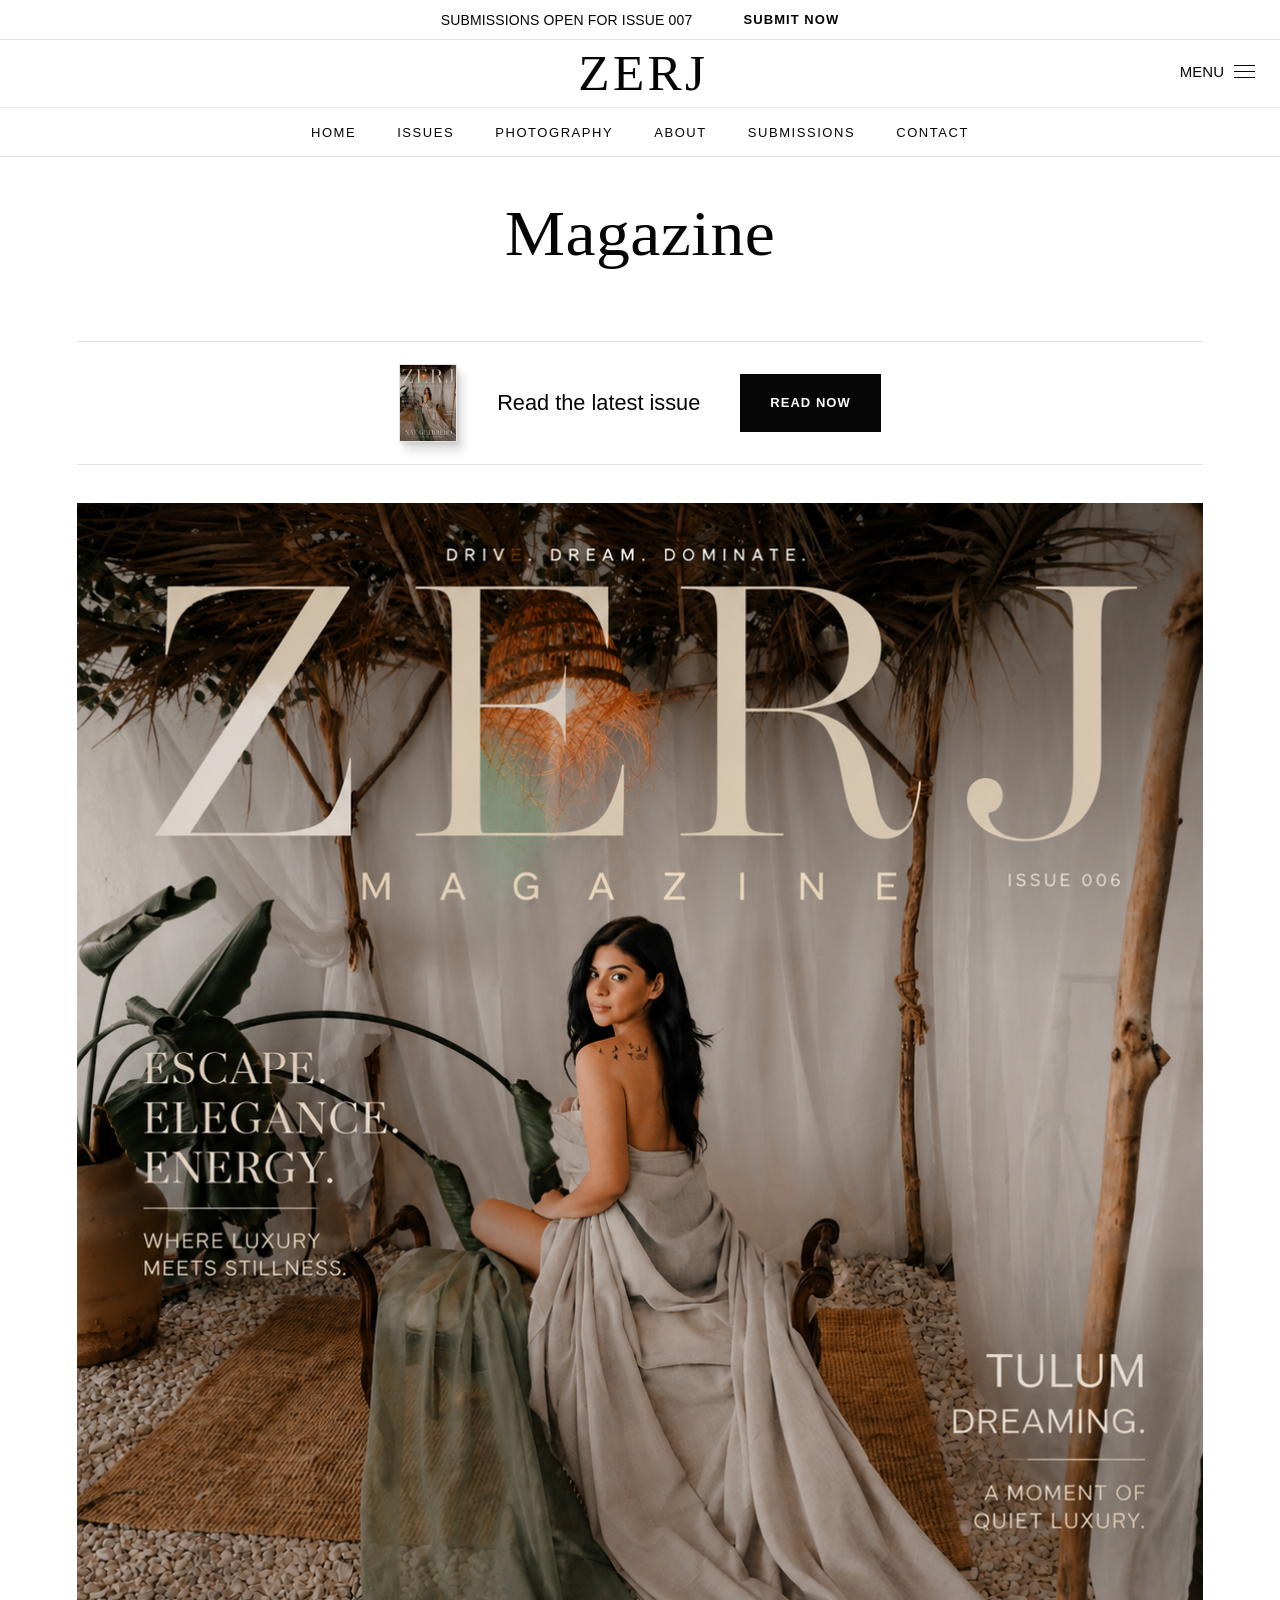
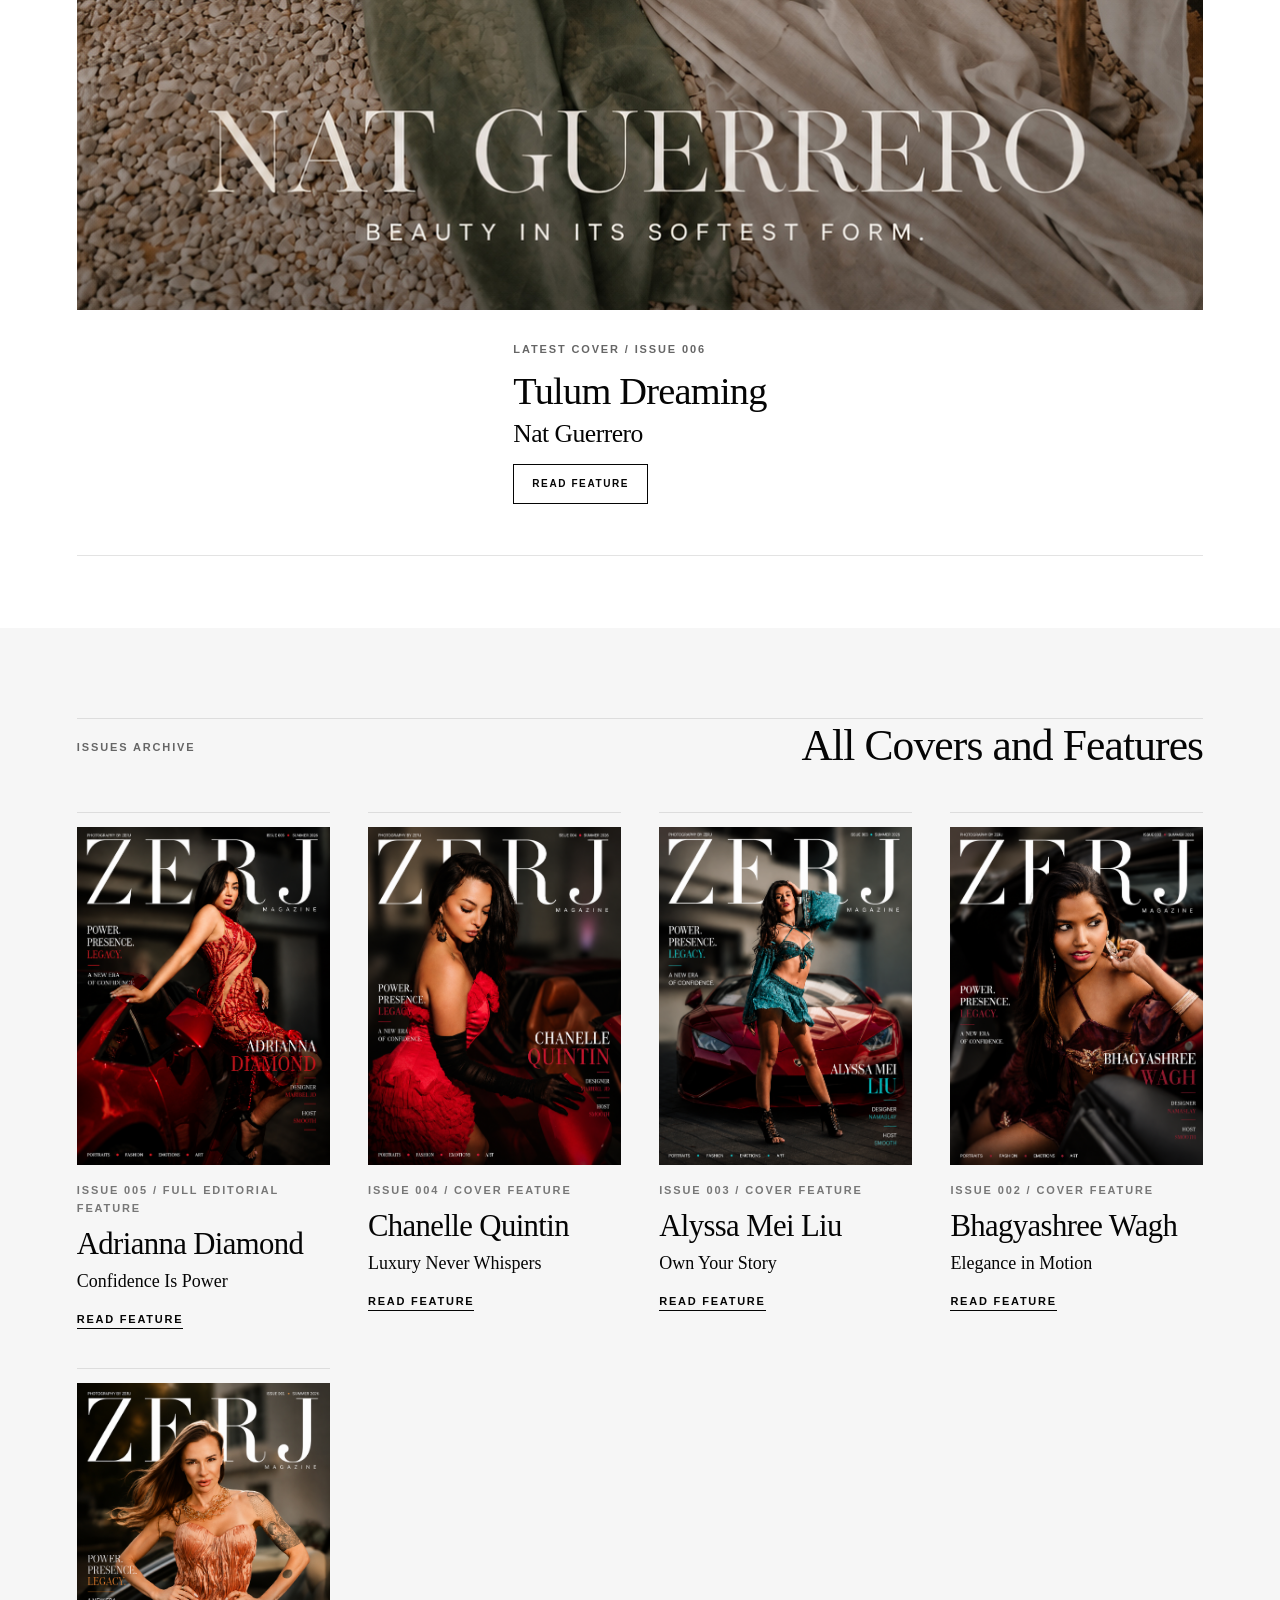
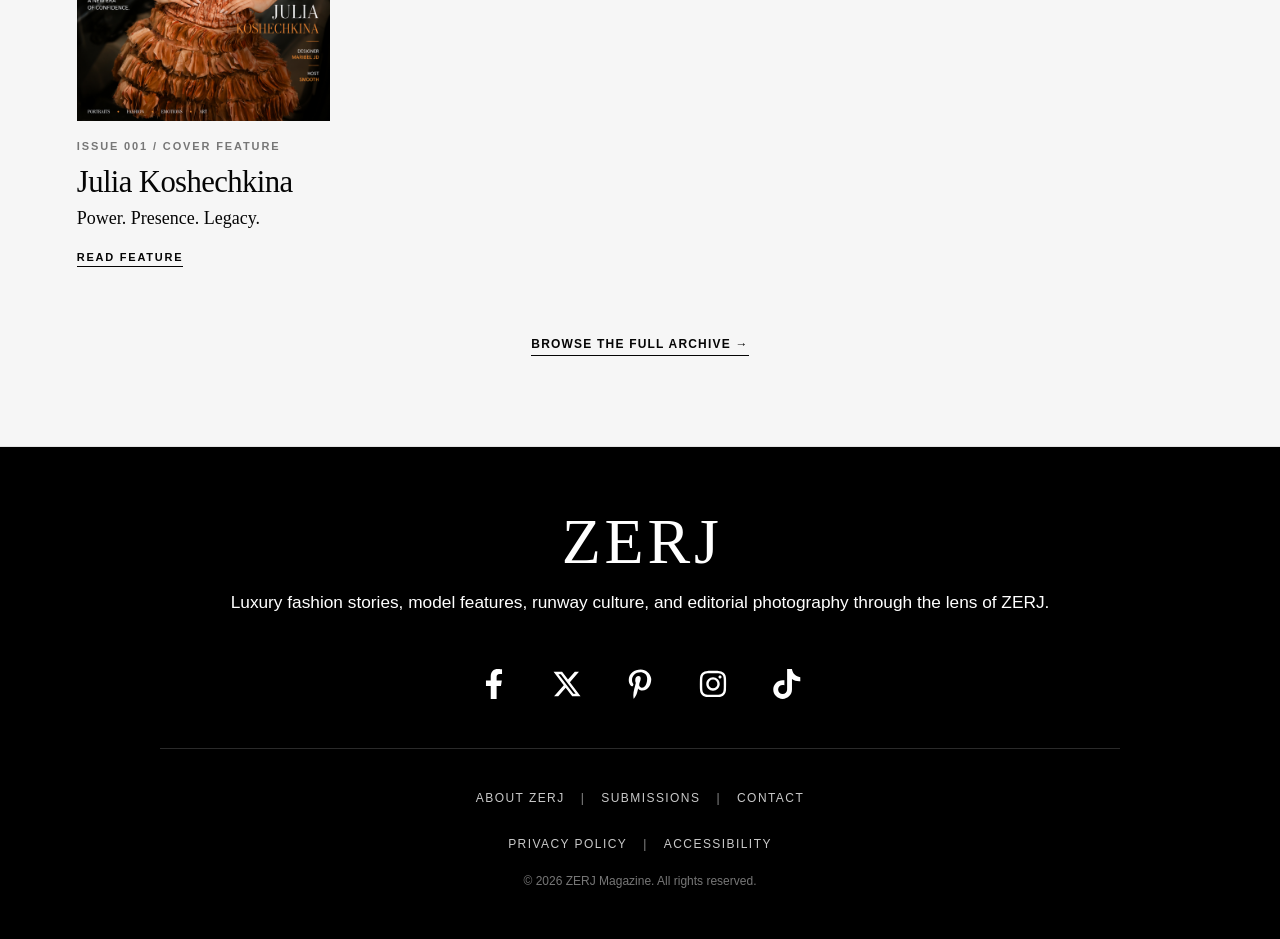
<file: index.html>
<!DOCTYPE html>
<html lang="en">
<head>
  <meta charset="UTF-8" />
  <meta name="viewport" content="width=device-width, initial-scale=1.0" />
  <title>ZERJ Magazine | Fashion Stories Through One Lens</title>
  <meta name="description" content="ZERJ Magazine is a luxury fashionx and editorial publication created by photographer ZERJ @shotbyzerj." />
  <link rel="stylesheet" href="styles.css" />
</head>
<body data-page="home">
  <header class="site-header">
    <div class="header-rule"><span>SUBMISSIONS OPEN FOR ISSUE 007</span><a href="about.html#submissions">Submit Now</a></div>
    <div class="brand-row">
      <a class="masthead" href="index.html" aria-label="ZERJ Magazine home">
        <span><span>Z</span><span>E</span><span>R</span><span class="masthead-j">J</span></span>
        <small>Magazine</small>
      </a>
      <div class="header-actions">
        <label class="menu-lines" for="nav-toggle" aria-label="Open menu"></label>
      </div>
    </div>
    <input class="nav-toggle" type="checkbox" id="nav-toggle" aria-label="Toggle navigation">
    <label class="nav-toggle-button" for="nav-toggle">
      <span class="sr-only">Menu</span>
      <span></span>
      <span></span>
      <span></span>
    </label>
    <label class="nav-overlay" for="nav-toggle" aria-hidden="true"></label>
    <nav class="primary-nav" aria-label="Primary navigation">
      <a href="index.html">Home</a>
      <a href="archive.html">Issues</a>
      <a href="photography.html">Photography</a>
      <a href="about.html">About</a>
      <a href="about.html#submissions">Submissions</a>
      <a href="about.html#contact">Contact</a>
    </nav>
  </header>

  <main>
    <section class="mission-hero">
      <h1>Magazine</h1>
    </section>

    <section class="issue-promo" aria-label="Current issue notice">
      <img src="assets/issue-006-cover.jpg" alt="ZERJ Magazine Issue 006 cover thumbnail">
      <p>Read the latest issue</p>
      <a href="issue-006.html">Read Now</a>
    </section>

    <section class="latest-feature" id="latest-feature" aria-label="Latest ZERJ Magazine feature"></section>

    <section class="issue-section" id="issues">
      <div class="section-heading">
        <p class="eyebrow">Issues Archive</p>
        <h2>All Covers and Features</h2>
      </div>
      <div class="issue-grid archive-grid" id="issue-archive-grid"></div>
    </section>

  </main>

    <footer class="site-footer">
    <a class="footer-mark" href="index.html">ZERJ</a>
    <p class="footer-dek">Luxury fashion stories, model features, runway culture, and editorial photography through the lens of ZERJ.</p>
    <div class="social-row" aria-label="Social links">
      <a href="https://www.facebook.com/" aria-label="Facebook"><svg viewBox="0 0 320 512" aria-hidden="true"><path d="M279.14 288l14.22-92.66h-88.91v-60.13c0-25.35 12.42-50.06 52.24-50.06h40.42V6.26S260.43 0 225.36 0c-73.22 0-121.08 44.38-121.08 124.72v70.62H22.89V288h81.39v224h100.17V288z"/></svg></a>
      <a href="https://x.com/" aria-label="X"><svg viewBox="0 0 512 512" aria-hidden="true"><path d="M389.2 48h70.6L305.6 224.2 487 464H345L233.7 318.6 106.5 464H35.8L200.7 275.5 26.8 48h145.6l100.5 132.9L389.2 48zm-24.8 373.8h39.1L151.1 88h-42l255.3 333.8z"/></svg></a>
      <a href="https://www.pinterest.com/" aria-label="Pinterest"><svg viewBox="0 0 384 512" aria-hidden="true"><path d="M204 6.5C101.4 6.5 0 74.9 0 185.6 0 256 39.6 296 63.6 296c9.9 0 15.6-27.6 15.6-35.4 0-9.3-23.7-29.1-23.7-67.8 0-80.4 61.2-137.4 140.4-137.4 68.1 0 118.5 38.7 118.5 109.8 0 53.1-21.3 152.7-90.3 152.7-24.9 0-46.2-18-46.2-43.8 0-37.8 26.4-74.4 26.4-113.4 0-66.2-93.9-54.2-93.9 25.8 0 16.8 2.1 35.4 9.6 50.7-13.8 59.4-42 147.9-42 209.1 0 18.9 2.7 37.5 4.5 56.4 3.4 3.8 1.7 3.4 6.9 1.5 50.4-69 48.6-82.5 71.4-172.8 12.3 23.4 44.1 36 69.3 36 106.2 0 153.9-103.5 153.9-196.8C372 71.3 293.4 6.5 204 6.5z"/></svg></a>
      <a href="https://www.instagram.com/shotbyzerj" aria-label="Instagram"><svg viewBox="0 0 448 512" aria-hidden="true"><path d="M224.1 141c-63.6 0-114.9 51.3-114.9 114.9s51.3 114.9 114.9 114.9S339 319.5 339 255.9 287.7 141 224.1 141zm0 189.6c-41.1 0-74.7-33.5-74.7-74.7s33.5-74.7 74.7-74.7 74.7 33.5 74.7 74.7-33.6 74.7-74.7 74.7zm146.4-194.3c0 14.9-12 26.8-26.8 26.8-14.9 0-26.8-12-26.8-26.8s12-26.8 26.8-26.8 26.8 12 26.8 26.8zm76.1 27.2c-1.7-35.9-9.9-67.7-36.2-93.9-26.2-26.2-58-34.4-93.9-36.2-37-2.1-147.9-2.1-184.9 0-35.8 1.7-67.6 9.9-93.9 36.1s-34.4 58-36.2 93.9c-2.1 37-2.1 147.9 0 184.9 1.7 35.9 9.9 67.7 36.2 93.9s58 34.4 93.9 36.2c37 2.1 147.9 2.1 184.9 0 35.9-1.7 67.7-9.9 93.9-36.2 26.2-26.2 34.4-58 36.2-93.9 2.1-37 2.1-147.8 0-184.8zM398.8 388c-7.8 19.6-22.9 34.7-42.6 42.6-29.5 11.7-99.5 9-132.1 9s-102.7 2.6-132.1-9c-19.6-7.8-34.7-22.9-42.6-42.6-11.7-29.5-9-99.5-9-132.1s-2.6-102.7 9-132.1c7.8-19.6 22.9-34.7 42.6-42.6 29.5-11.7 99.5-9 132.1-9s102.7-2.6 132.1 9c19.6 7.8 34.7 22.9 42.6 42.6 11.7 29.5 9 99.5 9 132.1s2.7 102.7-9 132.1z"/></svg></a>
      <a href="https://www.tiktok.com/" aria-label="TikTok"><svg viewBox="0 0 448 512" aria-hidden="true"><path d="M448 209.9c-44.9.1-87-13.8-122-37.8v178.7c0 88.2-71.5 159.7-159.7 159.7S6.6 439 6.6 350.8s71.5-159.7 159.7-159.7c10.5 0 20.7 1 30.6 2.9v85.1c-9.6-3.3-19.9-5.1-30.6-5.1-42.4 0-76.8 34.4-76.8 76.8s34.4 76.8 76.8 76.8 76.8-34.4 76.8-76.8V1.5h82.9c7.8 74.4 68.1 133 142 138.5v69.9z"/></svg></a>
    </div>
    <nav class="footer-links" aria-label="Footer navigation">
      <a href="about.html">About ZERJ</a>
      <a href="about.html#submissions">Submissions</a>
      <a href="about.html#contact">Contact</a>
      <span class="footer-break" aria-hidden="true"></span>
      <a href="about.html#contact">Privacy Policy</a>
      <a href="about.html#contact">Accessibility</a>
    </nav>
    <p class="copyright">© 2026 ZERJ Magazine. All rights reserved.</p>
  </footer>

  <script src="data.js"></script>
  <script src="main.js"></script>
</body>
</html>
</file>
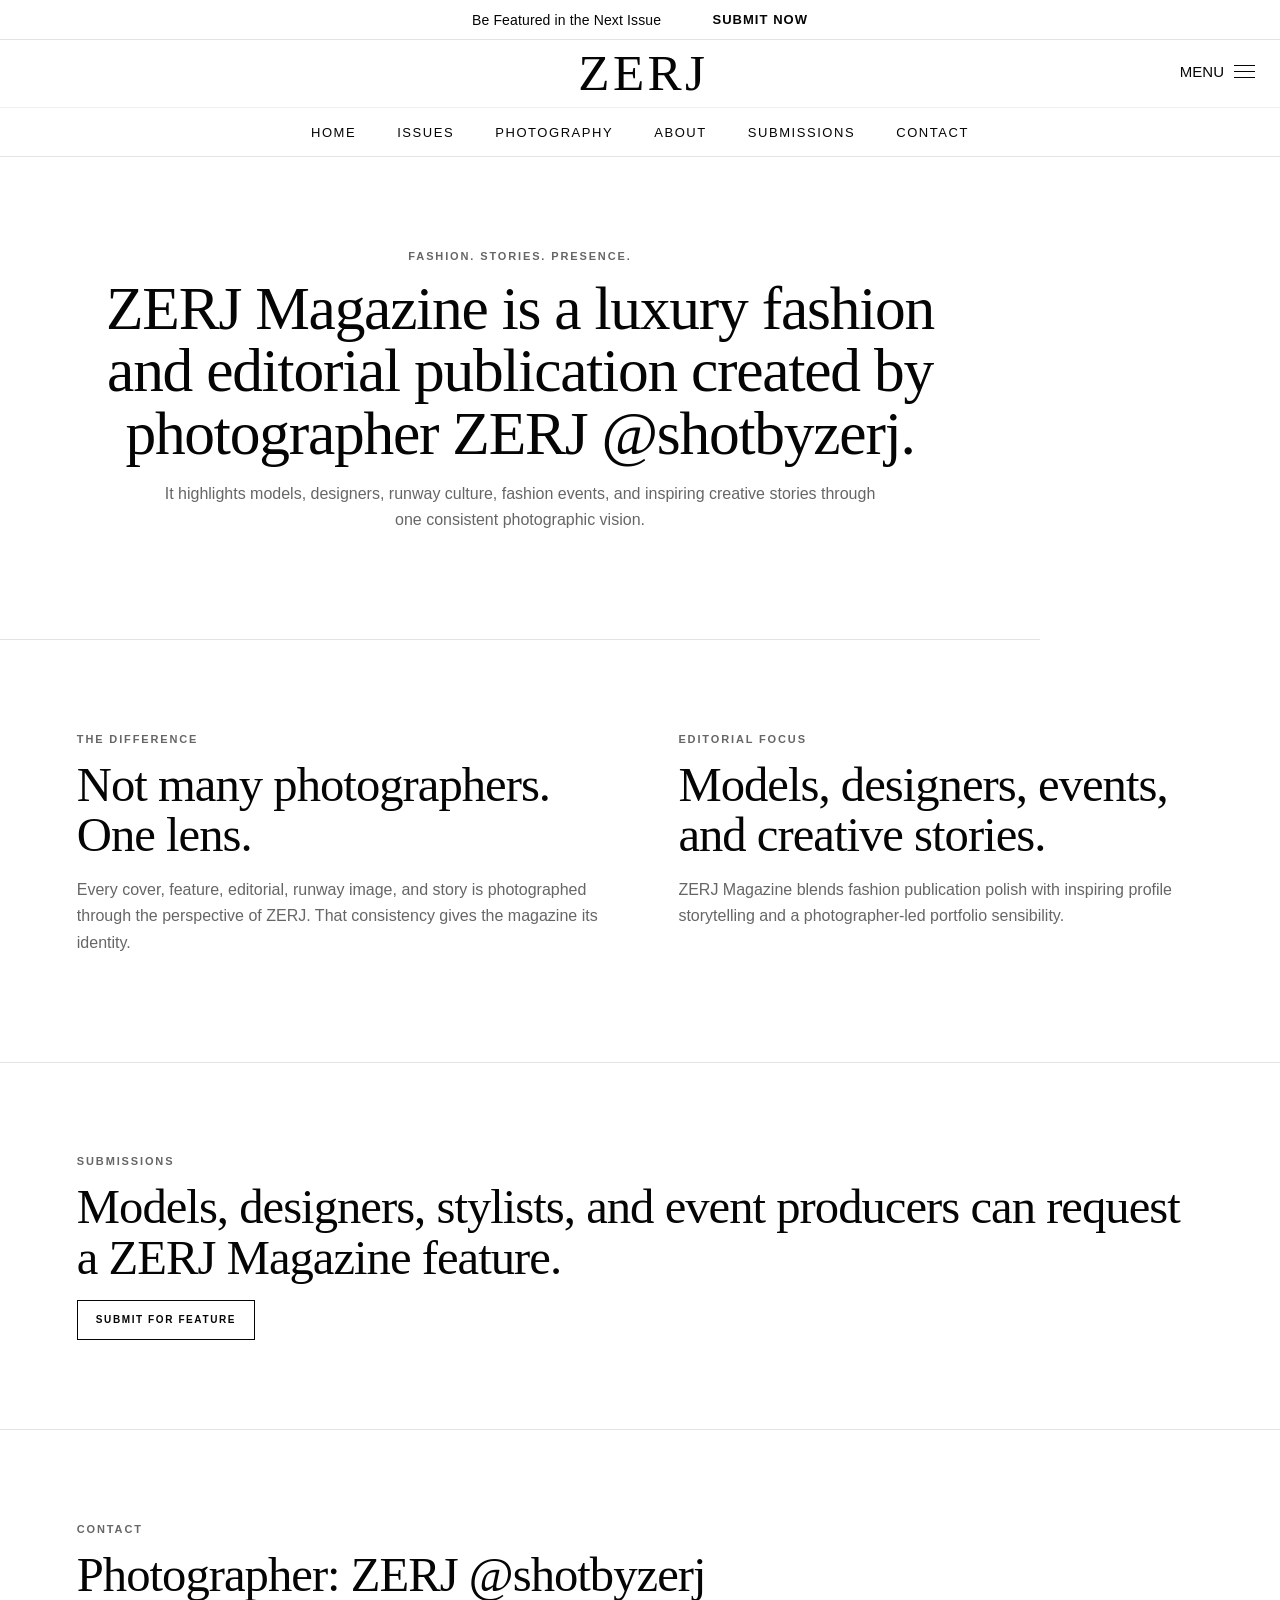
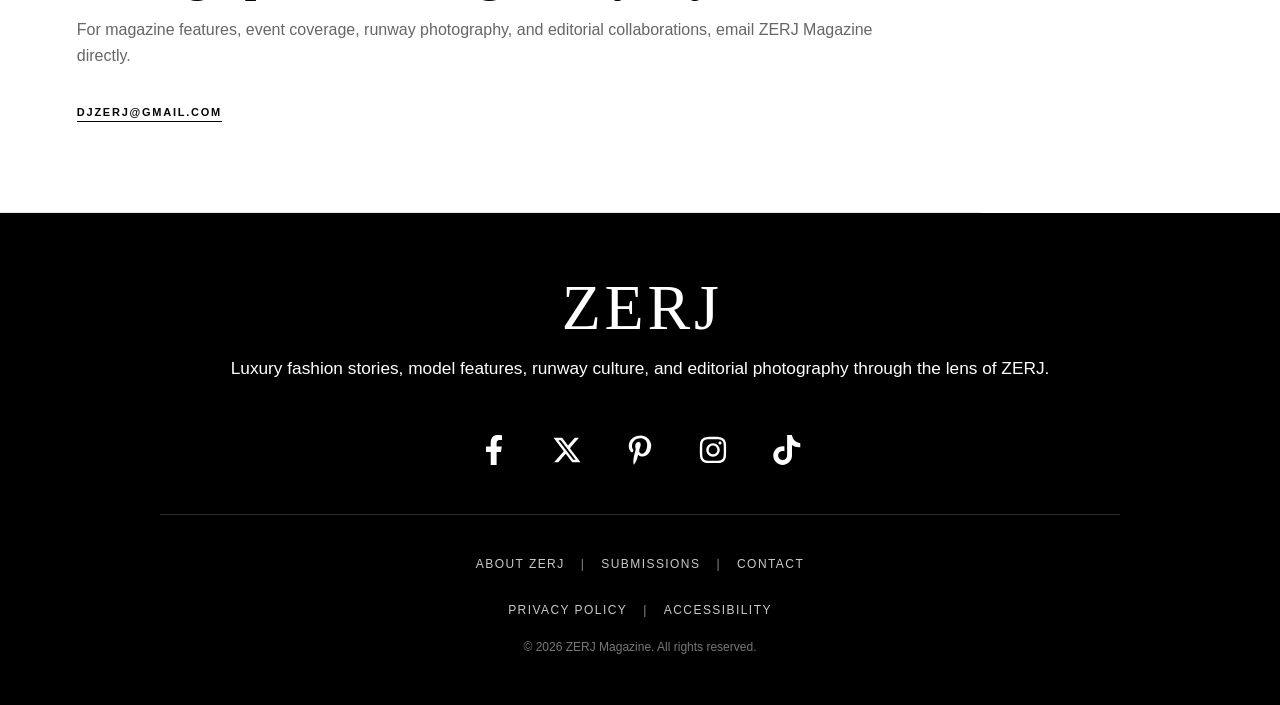
<file: about.html>
<!DOCTYPE html>
<html lang="en">
<head>
  <meta charset="UTF-8" />
  <meta name="viewport" content="width=device-width, initial-scale=1.0" />
  <title>About | ZERJ Magazine</title>
  <link rel="stylesheet" href="styles.css" />
</head>
<body>
  <header class="site-header">
    <div class="header-rule"><span>Be Featured in the Next Issue</span><a href="about.html#submissions">Submit Now</a></div>
    <div class="brand-row">
      <a class="masthead" href="index.html"><span><span>Z</span><span>E</span><span>R</span><span class="masthead-j">J</span></span><small>Magazine</small></a>
      <div class="header-actions">
        <label class="menu-lines" for="nav-toggle" aria-label="Open menu"></label>
      </div>
    </div>
    <input class="nav-toggle" type="checkbox" id="nav-toggle" aria-label="Toggle navigation">
    <label class="nav-toggle-button" for="nav-toggle">
      <span class="sr-only">Menu</span>
      <span></span>
      <span></span>
      <span></span>
    </label>
    <label class="nav-overlay" for="nav-toggle" aria-hidden="true"></label>
    <nav class="primary-nav">
      <a href="index.html">Home</a>
      <a href="archive.html">Issues</a>
      <a href="photography.html">Photography</a>
      <a href="about.html">About</a>
      <a href="#submissions">Submissions</a>
      <a href="#contact">Contact</a>
    </nav>
  </header>

  <main>
    <section class="about-hero">
      <p class="eyebrow">Fashion. Stories. Presence.</p>
      <h1>ZERJ Magazine is a luxury fashion and editorial publication created by photographer ZERJ @shotbyzerj.</h1>
      <p>It highlights models, designers, runway culture, fashion events, and inspiring creative stories through one consistent photographic vision.</p>
    </section>

    <section class="about-grid">
      <article>
        <p class="eyebrow">The Difference</p>
        <h2>Not many photographers. One lens.</h2>
        <p>Every cover, feature, editorial, runway image, and story is photographed through the perspective of ZERJ. That consistency gives the magazine its identity.</p>
      </article>
      <article>
        <p class="eyebrow">Editorial Focus</p>
        <h2>Models, designers, events, and creative stories.</h2>
        <p>ZERJ Magazine blends fashion publication polish with inspiring profile storytelling and a photographer-led portfolio sensibility.</p>
      </article>
    </section>

    <section class="submission-panel" id="submissions">
      <p class="eyebrow">Submissions</p>
      <h2>Models, designers, stylists, and event producers can request a ZERJ Magazine feature.</h2>
      <a class="button" href="mailto:djzerj@gmail.com?subject=ZERJ%20Magazine%20Submission">Submit for Feature</a>
    </section>

    <section class="contact-panel" id="contact">
      <p class="eyebrow">Contact</p>
      <h2>Photographer: ZERJ @shotbyzerj</h2>
      <p>For magazine features, event coverage, runway photography, and editorial collaborations, email ZERJ Magazine directly.</p>
      <a class="read-link" href="mailto:djzerj@gmail.com">djzerj@gmail.com</a>
    </section>
  </main>

    <footer class="site-footer">
    <a class="footer-mark" href="index.html">ZERJ</a>
    <p class="footer-dek">Luxury fashion stories, model features, runway culture, and editorial photography through the lens of ZERJ.</p>
    <div class="social-row" aria-label="Social links">
      <a href="https://www.facebook.com/" aria-label="Facebook"><svg viewBox="0 0 320 512" aria-hidden="true"><path d="M279.14 288l14.22-92.66h-88.91v-60.13c0-25.35 12.42-50.06 52.24-50.06h40.42V6.26S260.43 0 225.36 0c-73.22 0-121.08 44.38-121.08 124.72v70.62H22.89V288h81.39v224h100.17V288z"/></svg></a>
      <a href="https://x.com/" aria-label="X"><svg viewBox="0 0 512 512" aria-hidden="true"><path d="M389.2 48h70.6L305.6 224.2 487 464H345L233.7 318.6 106.5 464H35.8L200.7 275.5 26.8 48h145.6l100.5 132.9L389.2 48zm-24.8 373.8h39.1L151.1 88h-42l255.3 333.8z"/></svg></a>
      <a href="https://www.pinterest.com/" aria-label="Pinterest"><svg viewBox="0 0 384 512" aria-hidden="true"><path d="M204 6.5C101.4 6.5 0 74.9 0 185.6 0 256 39.6 296 63.6 296c9.9 0 15.6-27.6 15.6-35.4 0-9.3-23.7-29.1-23.7-67.8 0-80.4 61.2-137.4 140.4-137.4 68.1 0 118.5 38.7 118.5 109.8 0 53.1-21.3 152.7-90.3 152.7-24.9 0-46.2-18-46.2-43.8 0-37.8 26.4-74.4 26.4-113.4 0-66.2-93.9-54.2-93.9 25.8 0 16.8 2.1 35.4 9.6 50.7-13.8 59.4-42 147.9-42 209.1 0 18.9 2.7 37.5 4.5 56.4 3.4 3.8 1.7 3.4 6.9 1.5 50.4-69 48.6-82.5 71.4-172.8 12.3 23.4 44.1 36 69.3 36 106.2 0 153.9-103.5 153.9-196.8C372 71.3 293.4 6.5 204 6.5z"/></svg></a>
      <a href="https://www.instagram.com/shotbyzerj" aria-label="Instagram"><svg viewBox="0 0 448 512" aria-hidden="true"><path d="M224.1 141c-63.6 0-114.9 51.3-114.9 114.9s51.3 114.9 114.9 114.9S339 319.5 339 255.9 287.7 141 224.1 141zm0 189.6c-41.1 0-74.7-33.5-74.7-74.7s33.5-74.7 74.7-74.7 74.7 33.5 74.7 74.7-33.6 74.7-74.7 74.7zm146.4-194.3c0 14.9-12 26.8-26.8 26.8-14.9 0-26.8-12-26.8-26.8s12-26.8 26.8-26.8 26.8 12 26.8 26.8zm76.1 27.2c-1.7-35.9-9.9-67.7-36.2-93.9-26.2-26.2-58-34.4-93.9-36.2-37-2.1-147.9-2.1-184.9 0-35.8 1.7-67.6 9.9-93.9 36.1s-34.4 58-36.2 93.9c-2.1 37-2.1 147.9 0 184.9 1.7 35.9 9.9 67.7 36.2 93.9s58 34.4 93.9 36.2c37 2.1 147.9 2.1 184.9 0 35.9-1.7 67.7-9.9 93.9-36.2 26.2-26.2 34.4-58 36.2-93.9 2.1-37 2.1-147.8 0-184.8zM398.8 388c-7.8 19.6-22.9 34.7-42.6 42.6-29.5 11.7-99.5 9-132.1 9s-102.7 2.6-132.1-9c-19.6-7.8-34.7-22.9-42.6-42.6-11.7-29.5-9-99.5-9-132.1s-2.6-102.7 9-132.1c7.8-19.6 22.9-34.7 42.6-42.6 29.5-11.7 99.5-9 132.1-9s102.7-2.6 132.1 9c19.6 7.8 34.7 22.9 42.6 42.6 11.7 29.5 9 99.5 9 132.1s2.7 102.7-9 132.1z"/></svg></a>
      <a href="https://www.tiktok.com/" aria-label="TikTok"><svg viewBox="0 0 448 512" aria-hidden="true"><path d="M448 209.9c-44.9.1-87-13.8-122-37.8v178.7c0 88.2-71.5 159.7-159.7 159.7S6.6 439 6.6 350.8s71.5-159.7 159.7-159.7c10.5 0 20.7 1 30.6 2.9v85.1c-9.6-3.3-19.9-5.1-30.6-5.1-42.4 0-76.8 34.4-76.8 76.8s34.4 76.8 76.8 76.8 76.8-34.4 76.8-76.8V1.5h82.9c7.8 74.4 68.1 133 142 138.5v69.9z"/></svg></a>
    </div>
    <nav class="footer-links" aria-label="Footer navigation">
      <a href="about.html">About ZERJ</a>
      <a href="about.html#submissions">Submissions</a>
      <a href="about.html#contact">Contact</a>
      <span class="footer-break" aria-hidden="true"></span>
      <a href="about.html#contact">Privacy Policy</a>
      <a href="about.html#contact">Accessibility</a>
    </nav>
    <p class="copyright">© 2026 ZERJ Magazine. All rights reserved.</p>
  </footer>
</body>
</html>
</file>
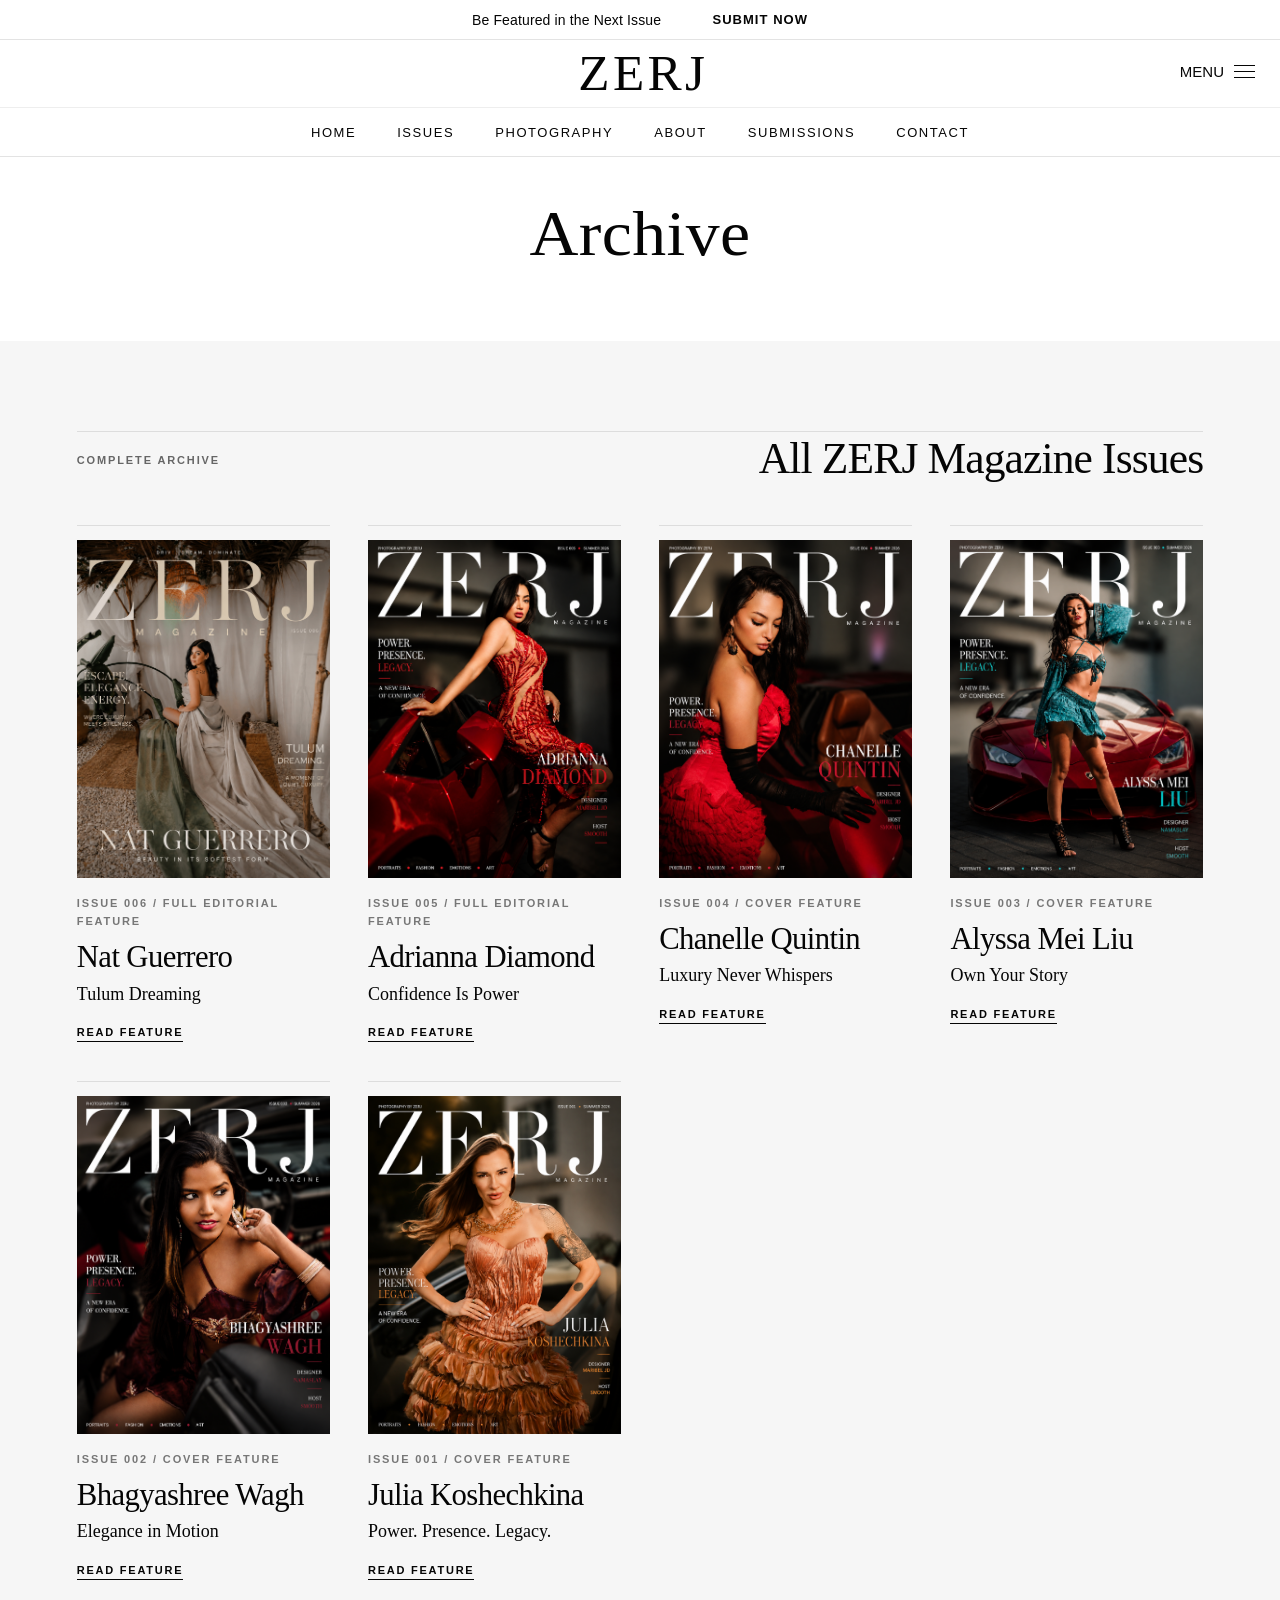
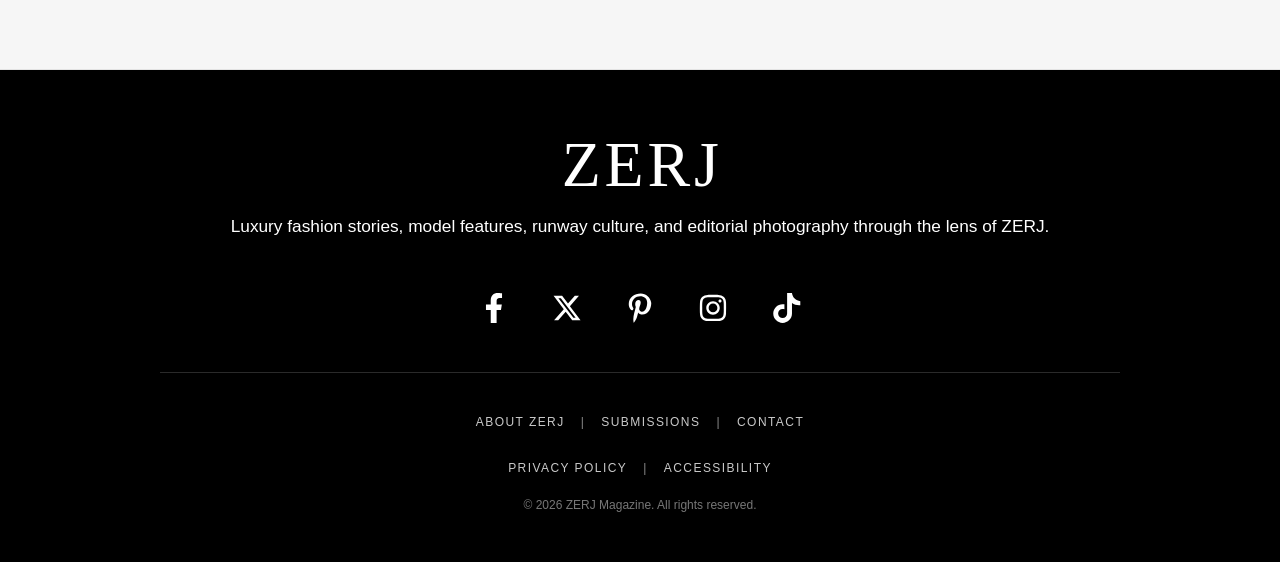
<file: archive.html>
<!DOCTYPE html>
<html lang="en">
<head>
  <meta charset="UTF-8" />
  <meta name="viewport" content="width=device-width, initial-scale=1.0" />
  <title>Archive | ZERJ Magazine</title>
  <meta name="description" content="Browse the complete ZERJ Magazine issue archive from newest to oldest." />
  <link rel="stylesheet" href="styles.css" />
</head>
<body data-page="archive">
  <header class="site-header">
    <div class="header-rule"><span>Be Featured in the Next Issue</span><a href="about.html#submissions">Submit Now</a></div>
    <div class="brand-row">
      <a class="masthead" href="index.html" aria-label="ZERJ Magazine home">
        <span><span>Z</span><span>E</span><span>R</span><span class="masthead-j">J</span></span>
        <small>Magazine</small>
      </a>
      <div class="header-actions">
        <label class="menu-lines" for="nav-toggle" aria-label="Open menu"></label>
      </div>
    </div>
    <input class="nav-toggle" type="checkbox" id="nav-toggle" aria-label="Toggle navigation">
    <label class="nav-toggle-button" for="nav-toggle">
      <span class="sr-only">Menu</span>
      <span></span>
      <span></span>
      <span></span>
    </label>
    <label class="nav-overlay" for="nav-toggle" aria-hidden="true"></label>
    <nav class="primary-nav" aria-label="Primary navigation">
      <a href="index.html">Home</a>
      <a href="archive.html">Issues</a>
      <a href="photography.html">Photography</a>
      <a href="about.html">About</a>
      <a href="about.html#submissions">Submissions</a>
      <a href="about.html#contact">Contact</a>
    </nav>
  </header>

  <main>
    <section class="mission-hero">
      <h1>Archive</h1>
    </section>

    <section class="issue-section">
      <div class="section-heading">
        <p class="eyebrow">Complete Archive</p>
        <h2>All ZERJ Magazine Issues</h2>
      </div>
      <div class="issue-grid archive-grid" id="full-archive-grid"></div>
    </section>
  </main>

    <footer class="site-footer">
    <a class="footer-mark" href="index.html">ZERJ</a>
    <p class="footer-dek">Luxury fashion stories, model features, runway culture, and editorial photography through the lens of ZERJ.</p>
    <div class="social-row" aria-label="Social links">
      <a href="https://www.facebook.com/" aria-label="Facebook"><svg viewBox="0 0 320 512" aria-hidden="true"><path d="M279.14 288l14.22-92.66h-88.91v-60.13c0-25.35 12.42-50.06 52.24-50.06h40.42V6.26S260.43 0 225.36 0c-73.22 0-121.08 44.38-121.08 124.72v70.62H22.89V288h81.39v224h100.17V288z"/></svg></a>
      <a href="https://x.com/" aria-label="X"><svg viewBox="0 0 512 512" aria-hidden="true"><path d="M389.2 48h70.6L305.6 224.2 487 464H345L233.7 318.6 106.5 464H35.8L200.7 275.5 26.8 48h145.6l100.5 132.9L389.2 48zm-24.8 373.8h39.1L151.1 88h-42l255.3 333.8z"/></svg></a>
      <a href="https://www.pinterest.com/" aria-label="Pinterest"><svg viewBox="0 0 384 512" aria-hidden="true"><path d="M204 6.5C101.4 6.5 0 74.9 0 185.6 0 256 39.6 296 63.6 296c9.9 0 15.6-27.6 15.6-35.4 0-9.3-23.7-29.1-23.7-67.8 0-80.4 61.2-137.4 140.4-137.4 68.1 0 118.5 38.7 118.5 109.8 0 53.1-21.3 152.7-90.3 152.7-24.9 0-46.2-18-46.2-43.8 0-37.8 26.4-74.4 26.4-113.4 0-66.2-93.9-54.2-93.9 25.8 0 16.8 2.1 35.4 9.6 50.7-13.8 59.4-42 147.9-42 209.1 0 18.9 2.7 37.5 4.5 56.4 3.4 3.8 1.7 3.4 6.9 1.5 50.4-69 48.6-82.5 71.4-172.8 12.3 23.4 44.1 36 69.3 36 106.2 0 153.9-103.5 153.9-196.8C372 71.3 293.4 6.5 204 6.5z"/></svg></a>
      <a href="https://www.instagram.com/shotbyzerj" aria-label="Instagram"><svg viewBox="0 0 448 512" aria-hidden="true"><path d="M224.1 141c-63.6 0-114.9 51.3-114.9 114.9s51.3 114.9 114.9 114.9S339 319.5 339 255.9 287.7 141 224.1 141zm0 189.6c-41.1 0-74.7-33.5-74.7-74.7s33.5-74.7 74.7-74.7 74.7 33.5 74.7 74.7-33.6 74.7-74.7 74.7zm146.4-194.3c0 14.9-12 26.8-26.8 26.8-14.9 0-26.8-12-26.8-26.8s12-26.8 26.8-26.8 26.8 12 26.8 26.8zm76.1 27.2c-1.7-35.9-9.9-67.7-36.2-93.9-26.2-26.2-58-34.4-93.9-36.2-37-2.1-147.9-2.1-184.9 0-35.8 1.7-67.6 9.9-93.9 36.1s-34.4 58-36.2 93.9c-2.1 37-2.1 147.9 0 184.9 1.7 35.9 9.9 67.7 36.2 93.9s58 34.4 93.9 36.2c37 2.1 147.9 2.1 184.9 0 35.9-1.7 67.7-9.9 93.9-36.2 26.2-26.2 34.4-58 36.2-93.9 2.1-37 2.1-147.8 0-184.8zM398.8 388c-7.8 19.6-22.9 34.7-42.6 42.6-29.5 11.7-99.5 9-132.1 9s-102.7 2.6-132.1-9c-19.6-7.8-34.7-22.9-42.6-42.6-11.7-29.5-9-99.5-9-132.1s-2.6-102.7 9-132.1c7.8-19.6 22.9-34.7 42.6-42.6 29.5-11.7 99.5-9 132.1-9s102.7-2.6 132.1 9c19.6 7.8 34.7 22.9 42.6 42.6 11.7 29.5 9 99.5 9 132.1s2.7 102.7-9 132.1z"/></svg></a>
      <a href="https://www.tiktok.com/" aria-label="TikTok"><svg viewBox="0 0 448 512" aria-hidden="true"><path d="M448 209.9c-44.9.1-87-13.8-122-37.8v178.7c0 88.2-71.5 159.7-159.7 159.7S6.6 439 6.6 350.8s71.5-159.7 159.7-159.7c10.5 0 20.7 1 30.6 2.9v85.1c-9.6-3.3-19.9-5.1-30.6-5.1-42.4 0-76.8 34.4-76.8 76.8s34.4 76.8 76.8 76.8 76.8-34.4 76.8-76.8V1.5h82.9c7.8 74.4 68.1 133 142 138.5v69.9z"/></svg></a>
    </div>
    <nav class="footer-links" aria-label="Footer navigation">
      <a href="about.html">About ZERJ</a>
      <a href="about.html#submissions">Submissions</a>
      <a href="about.html#contact">Contact</a>
      <span class="footer-break" aria-hidden="true"></span>
      <a href="about.html#contact">Privacy Policy</a>
      <a href="about.html#contact">Accessibility</a>
    </nav>
    <p class="copyright">© 2026 ZERJ Magazine. All rights reserved.</p>
  </footer>

  <script src="data.js"></script>
  <script src="main.js"></script>
</body>
</html>
</file>
<file: styles.css>
:root {
  --ivory: #ffffff;
  --paper: #ffffff;
  --mist: #f6f6f6;
  --ink: #050505;
  --charcoal: #121212;
  --muted: #666666;
  --line: #e3e3e3;
  --gold: #8b6f3d;
  --gold-soft: #ffffff;
  --wine: #9e2843;
  --cyan: #158c94;
  --red: #bb2134;
  --sand: #b48a5a;
}

* { box-sizing: border-box; }

html {
  background: #ffffff;
  scroll-behavior: smooth;
}

body {
  margin: 0;
  background: #ffffff;
  color: var(--ink);
  font-family: Arial, Helvetica, sans-serif;
  text-rendering: optimizeLegibility;
}

img { display: block; max-width: 100%; }
a { color: inherit; text-decoration: none; }
button { font: inherit; }

.site-header {
  position: sticky;
  top: 0;
  background: #ffffff;
  border-bottom: 1px solid var(--line);
  z-index: 70;
  transition: box-shadow .3s ease-out, transform .3s ease-out;
}

.header-rule {
  display: grid;
  grid-template-columns: max-content max-content;
  align-items: center;
  justify-content: center;
  gap: clamp(28px, 4vw, 54px);
  height: 40px;
  padding: 0 clamp(18px, 4vw, 58px);
  border-bottom: 1px solid var(--line);
  color: var(--ink);
  font-size: 14px;
  letter-spacing: .01em;
  text-transform: none;
  transition: min-height .3s ease-out, height .3s ease-out, padding .3s ease-out, opacity .3s ease-out, transform .3s ease-out, border-color .3s ease-out;
}

.header-rule span {
  display: block;
  justify-self: center;
  text-align: center;
}

.header-rule a {
  justify-self: center;
  color: var(--ink);
  font-size: 13px;
  font-weight: 600;
  letter-spacing: .08em;
  text-transform: uppercase;
}

.brand-row {
  position: relative;
  display: flex;
  align-items: center;
  justify-content: center;
  height: 68px;
  padding: 0 clamp(18px, 3vw, 42px);
  border-bottom: 1px solid #eeeeee;
  transition: height .3s ease-out, padding .3s ease-out, border-color .3s ease-out;
}

.masthead {
  display: grid;
  justify-items: center;
  padding: 0;
  text-align: center;
  transition: transform .3s ease-out, opacity .3s ease-out;
}

.masthead span {
  width: auto;
  max-width: none;
  font-family: "Bodoni 72", "Bodoni 72 Poster", "Bodoni MT", Didot, "Didot LT STD", "Hoefler Text", Georgia, "Times New Roman", serif;
  font-size: clamp(42px, 4vw, 56px);
  line-height: .8;
  letter-spacing: .065em;
  font-weight: 400;
  transform: none;
  transition: font-size .3s ease-out, letter-spacing .3s ease-out, transform .3s ease-out;
}

.masthead span span {
  display: inline-block;
}

.masthead > span {
  transform: translateX(0.065em);
}

.masthead-j {
  transform: translateY(-0.07em);
}

.masthead small {
  display: none;
}

.header-actions {
  position: absolute;
  right: 24px;
  justify-self: end;
  display: none;
  align-items: center;
  gap: 23px;
  transition: opacity .3s ease-out, transform .3s ease-out;
}

.header-actions a,
.header-actions label {
  color: var(--ink);
  font-size: 13px;
  font-weight: 600;
  letter-spacing: .08em;
  text-transform: uppercase;
  cursor: pointer;
}

.menu-lines {
  position: relative;
  width: 20px;
  height: 18px;
  display: inline-block;
  cursor: pointer;
}

.menu-lines::before,
.menu-lines::after,
.menu-lines {
  background-image: linear-gradient(var(--ink), var(--ink));
  background-repeat: no-repeat;
  background-size: 20px 1.5px;
  background-position: 0 8px;
}

.menu-lines::before,
.menu-lines::after {
  content: "";
  position: absolute;
  left: 0;
  width: 20px;
  height: 1.5px;
  background: var(--ink);
}

.menu-lines::before { top: 2px; }
.menu-lines::after { bottom: 2px; }

.primary-nav {
  display: flex;
  justify-content: center;
  gap: clamp(26px, 3.2vw, 46px);
  overflow-x: auto;
  height: 48px;
  align-items: center;
  padding: 0 18px;
  border-top: 0;
  font-family: Futura, "Avenir Next", Avenir, "Helvetica Neue", Arial, sans-serif;
  font-size: 13px;
  font-weight: 400;
  letter-spacing: .12em;
  text-transform: uppercase;
  white-space: nowrap;
  opacity: 1;
  visibility: visible;
  transition: height .3s ease-out, opacity .3s ease-out, transform .3s ease-out, visibility 0s;
}

.site-header.is-compact {
  position: sticky;
  top: 0;
  left: 0;
  right: 0;
  background: #ffffff;
  border-bottom-color: #eeeeee;
  box-shadow: none;
}

.site-header.is-announcement-hidden .header-rule {
  min-height: 0;
  height: 0;
  padding-top: 0;
  padding-bottom: 0;
  border-bottom-color: transparent;
  opacity: 0;
  overflow: hidden;
  pointer-events: none;
  transform: translateY(-8px);
}

.site-header.is-announcement-hidden .nav-toggle-button {
  top: 10px;
}

.site-header.is-nav-hidden .primary-nav {
  height: 0;
  opacity: 0;
  visibility: hidden;
  overflow: hidden;
  pointer-events: none;
  transform: translateY(-8px);
  transition: height .3s ease-out, opacity .3s ease-out, transform .3s ease-out, visibility 0s linear .3s;
}

.site-header.is-compact .brand-row {
  height: 64px;
  border-bottom: 1px solid #eeeeee;
}

.site-header.is-compact .masthead span {
  font-size: clamp(42px, 4vw, 56px);
}

.site-header.is-compact .header-actions {
  display: none;
  transform: translateY(-1px);
}

.site-header.is-compact .menu-lines {
  display: inline-block;
}

.site-header.is-compact .nav-toggle {
  position: absolute;
  opacity: 0;
  pointer-events: none;
  display: block;
}

.site-header.is-compact .nav-toggle-button {
  position: absolute;
  top: 49px;
  right: 24px;
  z-index: 75;
  display: grid !important;
  grid-template-columns: auto 22px;
  grid-template-rows: repeat(3, 4px);
  opacity: 1;
  visibility: visible;
  pointer-events: auto;
  width: auto;
  height: 44px;
  align-items: center;
  align-content: center;
  justify-content: center;
  column-gap: 10px;
  row-gap: 3px;
  border: 0;
  background: transparent;
  cursor: pointer;
}

.site-header.is-compact .nav-toggle-button span:not(.sr-only) {
  height: 1px;
  background: #050505;
  opacity: 1;
}

.site-header.is-compact.is-announcement-hidden .nav-toggle-button {
  top: 10px;
}

.site-header.is-compact .nav-overlay {
  display: block;
}

@media (prefers-reduced-motion: reduce) {
  .site-header,
  .header-rule,
  .brand-row,
  .masthead,
  .masthead span,
  .header-actions,
  .primary-nav {
    transition: none;
  }
}

@media (max-width: 980px) {
  .site-header {
    min-height: 102px;
  }

  .brand-row {
    height: 62px;
    padding-inline: 14px;
  }

  .header-actions,
  .menu-lines {
    display: none;
  }

  .masthead {
    padding: 0 58px;
  }

  .masthead span {
    font-size: clamp(36px, 9vw, 50px);
    line-height: .82;
    letter-spacing: .1em;
  }

  .nav-toggle {
    position: absolute;
    opacity: 0;
    pointer-events: none;
    display: block;
  }

  .nav-toggle-button {
    position: absolute;
    top: 49px;
    right: 18px;
    z-index: 45;
    display: flex;
    width: 44px;
    height: 44px;
    grid-template-columns: none;
    grid-template-rows: none;
    flex-direction: column;
    justify-content: center;
    gap: 6px;
    border: 1px solid var(--line);
    background: transparent;
    cursor: pointer;
  }

  .nav-toggle-button .sr-only {
    display: none;
  }

  .nav-toggle-button span:not(.sr-only) {
    display: block;
    width: 22px;
    height: 1px;
    grid-column: auto;
    grid-row: auto;
    margin: 0 auto;
    background: var(--ink);
    transition: transform .24s ease, opacity .18s ease;
  }

  .nav-toggle-button span:not(.sr-only) + span:not(.sr-only) {
    margin-top: 0;
  }

  .nav-toggle-button span:not(.sr-only):last-child {
    margin-top: 0;
  }

  .nav-toggle-button span:nth-of-type(2),
  .nav-toggle-button span:nth-of-type(3),
  .nav-toggle-button span:nth-of-type(4) {
    grid-row: auto;
  }

  .sr-only {
    position: absolute;
    display: block;
    width: 1px;
    height: 1px;
    padding: 0;
    margin: -1px;
    overflow: hidden;
    clip: rect(0, 0, 0, 0);
    white-space: nowrap;
    border: 0;
  }

  .nav-overlay {
    position: fixed;
    inset: 0;
    display: block;
    z-index: 35;
    background: rgba(9, 8, 6, .48);
    opacity: 0;
    pointer-events: none;
    transition: opacity .24s ease;
  }

  .primary-nav {
    position: fixed;
    top: 0;
    right: 0;
    bottom: 0;
    z-index: 40;
    width: 100vw;
    display: flex;
    flex-direction: column;
    align-items: stretch;
    justify-content: flex-start;
    gap: 0;
    overflow: auto;
    padding: 92px 28px 34px;
    height: auto;
    border-top: 0;
    border-left: 0;
    background: #ffffff;
    box-shadow: -24px 0 60px rgba(0, 0, 0, .16);
    visibility: hidden;
    opacity: 0;
    pointer-events: none;
    transform: translateX(100%);
    transition: transform .28s ease, opacity .16s ease, visibility 0s linear .28s;
  }

  .primary-nav a {
    display: block;
    padding: 18px 0;
    border-bottom: 1px solid var(--line);
    font-family: Futura, "Avenir Next", Avenir, "Helvetica Neue", Arial, sans-serif;
    font-size: 13px;
    font-weight: 500;
    letter-spacing: .14em;
    text-transform: uppercase;
  }

  .nav-toggle:checked ~ .nav-overlay {
    opacity: 1;
    pointer-events: auto;
  }

  .nav-toggle:checked ~ .primary-nav {
    visibility: visible;
    opacity: 1;
    pointer-events: auto;
    transform: translateX(0);
    transition: transform .28s ease, opacity .16s ease, visibility 0s;
  }

  .nav-toggle:checked ~ .nav-toggle-button {
    right: 24px;
    width: auto;
    display: grid;
    grid-template-columns: auto 22px;
    grid-template-rows: repeat(3, 5px);
    align-items: center;
    align-content: center;
    column-gap: 10px;
    row-gap: 1px;
    border: 0;
  }

  .nav-toggle:checked ~ .nav-toggle-button .sr-only {
    position: static;
    width: auto;
    height: auto;
    display: inline;
    overflow: visible;
    clip: auto;
    white-space: nowrap;
    color: var(--ink);
    font-family: Futura, "Avenir Next", Avenir, "Helvetica Neue", Arial, sans-serif;
    font-size: 0;
    font-weight: 500;
    letter-spacing: .08em;
    text-transform: uppercase;
    grid-column: 1;
    grid-row: 1 / 4;
  }

  .nav-toggle:checked ~ .nav-toggle-button .sr-only::before {
    content: "CLOSE";
    font-size: 14px;
  }

  .nav-toggle:checked ~ .nav-toggle-button span:not(.sr-only) {
    grid-column: 2;
    margin: 0;
    transform-origin: center;
  }

  .nav-toggle:checked ~ .nav-toggle-button span:nth-of-type(2) {
    grid-row: 1;
  }

  .nav-toggle:checked ~ .nav-toggle-button span:nth-of-type(3) {
    grid-row: 2;
  }

  .nav-toggle:checked ~ .nav-toggle-button span:nth-of-type(4) {
    grid-row: 3;
  }

  .nav-toggle:checked ~ .nav-toggle-button span:nth-of-type(2) {
    transform: translateY(6px) rotate(45deg);
  }

  .nav-toggle:checked ~ .nav-toggle-button span:nth-of-type(3) {
    opacity: 0;
  }

  .nav-toggle:checked ~ .nav-toggle-button span:nth-of-type(4) {
    transform: translateY(-6px) rotate(-45deg);
  }
}

.nav-toggle:checked ~ .nav-overlay {
  opacity: 1;
  pointer-events: auto;
}

.nav-toggle:checked ~ .primary-nav {
  position: fixed;
  top: 0;
  right: 0;
  bottom: 0;
  z-index: 40;
  width: min(82vw, 390px);
  height: auto;
  opacity: 1;
  visibility: visible;
  display: flex;
  flex-direction: column;
  align-items: stretch;
  justify-content: flex-start;
  gap: 0;
  overflow: auto;
  pointer-events: auto;
  padding: 92px 28px 34px;
  border-left: 1px solid var(--line);
  background: #ffffff;
  box-shadow: -24px 0 60px rgba(0, 0, 0, .14);
  transform: translateX(0);
  transition: transform .28s ease, opacity .16s ease, visibility 0s;
}

.nav-toggle:checked ~ .primary-nav a {
  display: block;
  padding: 18px 0;
  border-bottom: 1px solid var(--line);
  font-size: 13px;
}

.nav-toggle,
.nav-overlay,
.sr-only {
  display: none;
}

.nav-toggle-button {
  position: absolute;
  top: 49px;
  right: 24px;
  z-index: 75;
  display: grid;
  grid-template-columns: auto 22px;
  grid-template-rows: repeat(3, 5px);
  width: auto;
  height: 44px;
  align-items: center;
  align-content: center;
  justify-content: center;
  column-gap: 10px;
  row-gap: 1px;
  border: 0;
  background: transparent;
  cursor: pointer;
  transition: top .3s ease-out, right .3s ease-out;
}

.nav-toggle-button .sr-only {
  position: static;
  width: auto;
  height: auto;
  display: inline;
  overflow: visible;
  clip: auto;
  white-space: nowrap;
  color: var(--ink);
  font-family: Futura, "Avenir Next", Avenir, "Helvetica Neue", Arial, sans-serif;
  font-size: 0;
  font-weight: 500;
  letter-spacing: .08em;
  text-transform: uppercase;
  grid-column: 1;
  grid-row: 1 / 4;
}

.nav-toggle-button .sr-only::before {
  content: "MENU";
  font-size: 15px;
}

.nav-toggle:checked ~ .nav-toggle-button .sr-only::before {
  content: "CLOSE";
}

.nav-toggle-button span:not(.sr-only) {
  display: block;
  width: 21px;
  height: 1px;
  grid-column: 2;
  margin: 0;
  background: var(--ink);
  transition: transform .24s ease, opacity .18s ease;
  transform-origin: center;
}

.nav-toggle-button span:nth-of-type(2) {
  grid-row: 1;
}

.nav-toggle-button span:nth-of-type(3) {
  grid-row: 2;
}

.nav-toggle-button span:nth-of-type(4) {
  grid-row: 3;
}

.nav-toggle:checked ~ .nav-toggle-button span:nth-of-type(2) {
  transform: translateY(6px) rotate(45deg);
}

.nav-toggle:checked ~ .nav-toggle-button span:nth-of-type(3) {
  opacity: 0;
}

.nav-toggle:checked ~ .nav-toggle-button span:nth-of-type(4) {
  transform: translateY(-6px) rotate(-45deg);
}

.nav-overlay {
  position: fixed;
  inset: 0;
  z-index: 35;
  display: block;
  background: rgba(9, 8, 6, .42);
  opacity: 0;
  pointer-events: none;
  transition: opacity .24s ease;
}

main {
  max-width: 1480px;
  margin: 0 auto;
  background: #ffffff;
}

.eyebrow,
.kicker {
  margin: 0 0 12px;
  color: var(--muted);
  font-size: 11px;
  font-weight: 800;
  letter-spacing: .17em;
  text-transform: uppercase;
}

h1,
h2,
h3 {
  margin: 0;
  font-family: Didot, "Didot LT STD", "Bodoni 72", "Bodoni 72 Poster", "Bodoni MT", "Hoefler Text", Georgia, "Times New Roman", serif;
  font-weight: 400;
  letter-spacing: -.02em;
}

h1 { font-size: clamp(36px, 4.8vw, 68px); line-height: 1.02; }
h2 { font-size: clamp(30px, 3.8vw, 56px); line-height: 1.04; }
h3 { font-size: clamp(23px, 2.4vw, 34px); line-height: 1.12; }

p {
  color: var(--muted);
  font-size: 16px;
  line-height: 1.65;
}

.mission-hero {
  max-width: 780px;
  margin: 0 auto;
  padding: 46px clamp(22px, 5vw, 54px) 74px;
  text-align: center;
}

.mission-hero h1 {
  font-size: clamp(50px, 4.9vw, 74px);
  font-family: Didot, "Didot LT STD", "Bodoni 72", "Bodoni 72 Poster", "Bodoni MT", "Hoefler Text", "Times New Roman", Times, serif;
  font-weight: 400;
  font-synthesis: none;
  line-height: 1.02;
  letter-spacing: .006em;
  transform: scaleX(1.08);
  transform-origin: center;
}

.mission-hero p:last-child {
  max-width: 690px;
  margin: 20px auto 0;
}

.issue-promo {
  max-width: min(88vw, 1320px);
  min-height: 112px;
  display: grid;
  grid-template-columns: 58px minmax(240px, max-content);
  align-items: center;
  justify-content: center;
  gap: 10px 28px;
  margin: 0 auto clamp(28px, 3vw, 42px);
  padding: 24px 22px;
  border-top: 1px solid var(--line);
  border-bottom: 1px solid var(--line);
  background: #ffffff;
}

.issue-promo img {
  width: 58px;
  grid-row: 1 / 3;
  aspect-ratio: 4 / 5.35;
  object-fit: cover;
  border: 1px solid var(--line);
  box-shadow: 6px 9px 9px rgba(0, 0, 0, .13), 2px 3px 3px rgba(0, 0, 0, .08);
}

.issue-promo p {
  margin: 0;
  color: var(--ink);
  font-size: clamp(16px, 1.6vw, 22px);
  line-height: 1.2;
  grid-column: 2;
  justify-self: start;
  text-align: left;
}

.issue-promo a {
  display: inline-flex;
  align-items: center;
  justify-content: center;
  justify-self: start;
  grid-column: 2;
  min-height: 58px;
  padding: 0 28px;
  background: var(--ink);
  color: var(--paper);
  font-size: 13px;
  font-weight: 700;
  letter-spacing: .08em;
  text-transform: uppercase;
}

@media (min-width: 981px) {
  .issue-promo {
    grid-template-columns: 58px max-content max-content;
    gap: 0 40px;
    min-height: 110px;
    padding: 22px 24px;
  }

  .issue-promo img {
    grid-row: auto;
  }

  .issue-promo p {
    grid-column: auto;
    align-self: center;
    font-size: clamp(18px, 1.7vw, 24px);
    white-space: nowrap;
  }

  .issue-promo a {
    grid-column: auto;
    align-self: center;
    min-height: 58px;
    padding-inline: 30px;
  }
}

.latest-feature {
  display: grid;
  gap: 22px;
  max-width: min(88vw, 1500px);
  margin: 0 auto clamp(46px, 6vw, 72px);
  padding: 0 0 clamp(34px, 4vw, 54px);
  background: #ffffff;
  border-top: 0;
  border-bottom: 1px solid var(--line);
  color: var(--ink);
  box-shadow: none;
}

.site-header.is-compact + main .latest-feature {
  margin-top: -28px;
}

.latest-cover,
.issue-image,
.feature-cover {
  display: block;
  background: var(--gold-soft);
  overflow: hidden;
}

.latest-cover {
  width: 100%;
  max-width: min(88vw, 1280px);
  margin: 0 auto;
  border: 0;
  box-shadow: none;
}

.latest-cover img {
  width: 100%;
  height: auto;
  display: block;
  max-height: none;
  object-fit: contain;
  object-position: center center;
}

.issue-image img,
.feature-cover img {
  width: 100%;
  aspect-ratio: 4 / 5.35;
  object-fit: cover;
  transition: transform .45s ease;
}

.latest-cover:hover img,
.issue-image:hover img {
  transform: scale(1.025);
}

.latest-story {
  max-width: min(88vw, 1120px);
  margin: 8px auto 0;
  text-align: left;
}

.latest-story p {
  max-width: 560px;
  color: var(--muted);
}

.latest-story .eyebrow {
  color: var(--muted);
}

.latest-story h1 {
  color: var(--ink);
  font-size: clamp(28px, 3vw, 44px);
  line-height: 1.06;
}

.latest-story h2 {
  margin-top: 10px;
  color: var(--ink);
  font-size: clamp(20px, 2vw, 28px);
}

.latest-story .button {
  border-color: var(--ink);
  color: var(--ink);
}

.latest-story .button:hover {
  background: var(--ink);
  color: var(--ivory);
}

.button {
  display: inline-flex;
  align-items: center;
  justify-content: center;
  min-height: 40px;
  margin-top: 16px;
  padding: 12px 18px;
  border: 1px solid var(--ink);
  color: var(--ink);
  background: transparent;
  font-size: 10px;
  font-weight: 700;
  letter-spacing: .16em;
  text-transform: uppercase;
  transition: background .2s ease, color .2s ease;
}

.button:hover {
  background: var(--ink);
  color: var(--ivory);
}

.issue-section,
.models-band,
.split-callout,
.page-intro,
.portfolio-section,
.about-hero,
.about-grid,
.submission-panel,
.contact-panel,
.article-layout,
.qa-section,
.gallery-section,
.related-section {
  padding: clamp(48px, 7vw, 92px) clamp(22px, 6vw, 88px);
  border-bottom: 1px solid var(--line);
}

.issue-section {
  background: var(--mist);
}

.issue-section > .section-heading {
  padding-top: 4px;
  border-top: 1px solid #dddddd;
}

.section-heading {
  display: flex;
  align-items: end;
  justify-content: space-between;
  gap: 24px;
  margin-bottom: clamp(28px, 4vw, 44px);
}

.section-heading h2 {
  max-width: 860px;
  font-size: clamp(28px, 3.4vw, 44px);
}

.issue-grid,
.related-grid {
  display: grid;
  grid-template-columns: repeat(4, minmax(0, 1fr));
  gap: clamp(24px, 3vw, 42px);
}

.editorial-grid {
  grid-template-columns: repeat(2, minmax(0, 1fr));
}

.issue-card {
  display: grid;
  gap: 0;
  align-content: start;
  background: var(--mist);
  border: 0;
  border-top: 1px solid #dddddd;
  padding-top: 14px;
  box-shadow: none;
  transition: transform .22s ease, box-shadow .22s ease, border-color .22s ease;
}

.issue-card:hover {
  transform: translateY(-3px);
  border-color: var(--ink);
  box-shadow: none;
}

.issue-card-copy {
  padding: 16px 0 0;
}

.issue-card-copy .eyebrow {
  margin-bottom: 10px;
  color: #777777;
}

.issue-card-copy h3 {
  font-size: clamp(23px, 2.4vw, 32px);
}

.issue-card-copy p:not(.eyebrow) {
  margin: 8px 0 0;
  color: var(--ink);
  font-family: Georgia, "Times New Roman", serif;
  font-size: 18px;
  line-height: 1.25;
}

.read-link {
  display: inline-flex;
  margin-top: 12px;
  padding: 9px 0 3px;
  border-bottom: 1px solid var(--ink);
  color: var(--ink);
  font-size: 11px;
  font-weight: 800;
  letter-spacing: .16em;
  text-transform: uppercase;
}

.archive-cta {
  grid-column: 1 / -1;
  justify-self: center;
  margin-top: clamp(8px, 2vw, 22px);
  padding: 10px 0 4px;
  border-bottom: 1px solid var(--ink);
  color: var(--ink);
  font-size: 12px;
  font-weight: 600;
  letter-spacing: .1em;
  text-transform: uppercase;
}

.cover-placeholder,
.gallery-placeholder {
  min-height: 480px;
  display: grid;
  place-items: center;
  gap: 8px;
  padding: 28px;
  background: linear-gradient(135deg, var(--charcoal), #3a3025);
  color: var(--ivory);
  text-align: center;
}

.cover-placeholder span,
.cover-placeholder strong {
  display: block;
}

.cover-placeholder strong {
  font-family: Georgia, "Times New Roman", serif;
  font-size: clamp(30px, 5vw, 64px);
  font-weight: 400;
}

.warm-band {
  background: var(--paper);
}

.models-band {
  display: grid;
  grid-template-columns: minmax(260px, 420px) 1fr;
  gap: clamp(28px, 6vw, 80px);
  align-items: start;
  background: #ffffff;
}

.models-list {
  display: grid;
  grid-template-columns: repeat(3, minmax(0, 1fr));
  gap: 1px;
  background: var(--line);
}

.models-list a {
  min-height: 96px;
  display: grid;
  align-content: center;
  gap: 8px;
  padding: 18px;
  background: #ffffff;
  font-family: Georgia, "Times New Roman", serif;
  font-size: clamp(20px, 2vw, 28px);
}

.models-list span {
  color: var(--muted);
  font-family: Arial, Helvetica, sans-serif;
  font-size: 11px;
  font-weight: 800;
  letter-spacing: .16em;
  text-transform: uppercase;
}

.split-callout {
  display: flex;
  align-items: end;
  justify-content: space-between;
  gap: 28px;
  background: var(--charcoal);
  color: var(--ivory);
}

.split-callout h2,
.split-callout p {
  max-width: 980px;
  color: inherit;
}

.split-callout .button {
  border-color: var(--ivory);
  color: var(--ivory);
}

.site-footer {
  max-width: none;
  margin: 0;
  padding: clamp(46px, 6vw, 68px) clamp(22px, 6vw, 88px) clamp(34px, 4vw, 48px);
  background: #000;
  color: #fff;
  text-align: center;
}

.footer-mark {
  display: inline-block;
  color: #fff;
  font-family: "Bodoni 72", "Bodoni 72 Poster", "Bodoni MT", Didot, "Didot LT STD", "Hoefler Text", Georgia, "Times New Roman", serif;
  font-size: clamp(42px, 5vw, 66px);
  font-weight: 400;
  letter-spacing: .06em;
  line-height: .85;
  transform: translateX(0.035em);
}

.footer-dek {
  max-width: 860px;
  margin: 22px auto 0;
  color: #fff;
  font-size: clamp(15px, 1.35vw, 19px);
  font-weight: 400;
  line-height: 1.34;
}

.social-row {
  display: flex;
  justify-content: center;
  align-items: center;
  gap: clamp(22px, 3.2vw, 42px);
  margin: clamp(38px, 5vw, 54px) 0 clamp(34px, 4vw, 48px);
}

.social-row a {
  width: 32px;
  height: 32px;
  display: grid;
  place-items: center;
  color: #fff;
  line-height: 1;
}

.social-row svg {
  width: 30px;
  height: 30px;
  display: block;
  fill: currentColor;
}

.footer-links {
  max-width: 960px;
  display: flex;
  flex-wrap: wrap;
  justify-content: center;
  gap: 16px 0;
  margin: 0 auto;
  padding: clamp(30px, 4vw, 42px) 0 22px;
  border-top: 1px solid #2a2a2a;
}

.footer-links a {
  color: #c9c9c9;
  font-size: 12px;
  letter-spacing: .12em;
  text-transform: uppercase;
}

.footer-links a:not(:last-child)::after {
  content: "|";
  margin: 0 16px;
  color: #8a8a8a;
}

.footer-links a:nth-of-type(3)::after {
  content: "";
  margin: 0;
}

.footer-break {
  flex-basis: 100%;
  height: 0;
}

.copyright {
  max-width: 1080px;
  margin: 0 auto;
  color: #777;
  font-size: 12px;
  line-height: 1.45;
}

.page-intro,
.about-hero {
  max-width: 1040px;
  text-align: center;
}

.page-intro p,
.about-hero p {
  max-width: 740px;
  margin-inline: auto;
}

.portfolio-section {
  border-bottom: 0;
}

.filter-bar {
  display: flex;
  flex-wrap: wrap;
  gap: 10px;
  margin-bottom: 30px;
}

.filter-bar button {
  min-height: 38px;
  padding: 10px 14px;
  border: 1px solid var(--line);
  background: var(--paper);
  color: var(--ink);
  cursor: pointer;
  font-size: 11px;
  font-weight: 800;
  letter-spacing: .12em;
  text-transform: uppercase;
}

.filter-bar button.active,
.filter-bar button:hover {
  border-color: var(--ink);
  background: var(--ink);
  color: var(--ivory);
}

.portfolio-grid {
  column-count: 3;
  column-gap: 24px;
}

.portfolio-item {
  width: 100%;
  break-inside: avoid;
  display: grid;
  gap: 8px;
  margin: 0 0 24px;
  padding: 0;
  border: 0;
  background: transparent;
  color: var(--ink);
  text-align: left;
  cursor: pointer;
}

.portfolio-item img {
  width: 100%;
  object-fit: cover;
}

.portfolio-item span {
  color: var(--gold);
  font-size: 11px;
  font-weight: 800;
  letter-spacing: .14em;
  text-transform: uppercase;
}

.portfolio-item strong {
  font-family: Georgia, "Times New Roman", serif;
  font-size: 28px;
  font-weight: 400;
}

.lightbox {
  position: fixed;
  inset: 0;
  z-index: 100;
  display: none;
  place-items: center;
  padding: 28px;
  background: rgba(0, 0, 0, .9);
}

.lightbox.open {
  display: grid;
}

.lightbox img {
  max-width: min(94vw, 1200px);
  max-height: 86vh;
  object-fit: contain;
}

.lightbox button {
  position: absolute;
  top: 18px;
  right: 18px;
  border: 1px solid rgba(255, 255, 255, .5);
  background: transparent;
  color: var(--ivory);
  padding: 10px 14px;
  cursor: pointer;
  text-transform: uppercase;
  letter-spacing: .12em;
}

.about-grid {
  display: grid;
  grid-template-columns: repeat(2, minmax(0, 1fr));
  gap: clamp(24px, 6vw, 80px);
}

.submission-panel {
  background: var(--gold-soft);
}

.contact-panel {
  max-width: 980px;
}

.feature-hero {
  display: grid;
  grid-template-columns: minmax(320px, 1fr) minmax(300px, 540px);
  gap: clamp(34px, 6vw, 72px);
  align-items: center;
  max-width: 1280px;
  margin: 0 auto;
  padding: clamp(56px, 7vw, 86px) clamp(22px, 4vw, 44px);
  border-bottom: 0;
}

.feature-cover {
  justify-self: end;
  width: min(100%, 560px);
}

.feature-media {
  justify-self: end;
  width: min(100%, 560px);
}

.feature-media .feature-cover {
  width: 100%;
}

.feature-cover img {
  width: 100%;
  height: auto;
  max-height: min(78vh, 860px);
  object-fit: contain;
  object-position: center center;
}

.feature-intro {
  max-width: 650px;
  text-align: center;
}

.feature-intro .eyebrow {
  margin-bottom: 24px;
  color: var(--ink);
  font-size: 14px;
  font-weight: 500;
  letter-spacing: .18em;
}

.feature-intro h1 {
  font-family: Futura, "Avenir Next", Avenir, "Helvetica Neue", Arial, sans-serif;
  font-size: clamp(48px, 5.35vw, 78px);
  font-weight: 400;
  line-height: 1.14;
  letter-spacing: -.045em;
}

.feature-byline {
  display: grid;
  gap: 4px;
  margin: 32px auto 14px;
  color: var(--ink);
  font-family: Futura, "Avenir Next", Avenir, "Helvetica Neue", Arial, sans-serif;
  font-size: 13px;
  font-weight: 500;
  letter-spacing: .18em;
  line-height: 1.35;
  text-transform: uppercase;
}

.feature-date {
  margin: 18px auto 0;
  color: var(--ink);
  font-size: 18px;
  line-height: 1.2;
}

.cover-look-section {
  max-width: 100%;
  margin: 0;
  padding: 12px 0 0;
  border-bottom: 0;
  text-align: left;
}

.cover-look-section .kicker {
  margin-bottom: 4px;
  color: var(--ink);
  font-family: "Helvetica Neue", Helvetica, Arial, sans-serif;
  font-size: 15px;
  font-weight: 600;
  letter-spacing: -.035em;
  text-transform: uppercase;
}

.cover-look-section p:not(.kicker) {
  margin: 0;
  color: var(--ink);
  font-family: "Helvetica Neue", Helvetica, Arial, sans-serif;
  font-size: 16px;
  font-weight: 400;
  line-height: 1.46;
  letter-spacing: -.025em;
}

.article-layout {
  display: grid;
  grid-template-columns: 1fr;
  gap: 36px;
  max-width: 470px;
  margin: 0 auto;
  border-top: 0;
}

.story-layout {
  padding-top: 28px;
}

.article-body p:not(.kicker) {
  margin: 28px 0 0;
  font-family: "Times New Roman", Times, Georgia, serif;
  font-size: clamp(20px, 1.65vw, 24px);
  font-weight: 400;
  line-height: 1.5;
  letter-spacing: 0;
  color: var(--ink);
}

.story-copy::first-letter {
  float: left;
  margin: .045em .13em 0 0;
  font-family: Didot, "Didot LT STD", "Bodoni 72", "Bodoni 72 Poster", "Bodoni MT", "Hoefler Text", Georgia, "Times New Roman", serif;
  font-size: 4.6em;
  line-height: .76;
  font-weight: 400;
}

.save-story {
  width: fit-content;
  min-height: 58px;
  display: inline-flex;
  align-items: center;
  gap: 14px;
  margin: 0 auto 20px;
  padding: 0 28px;
  border: 1px solid var(--line);
  border-radius: 999px;
  color: var(--ink);
  font-family: Futura, "Avenir Next", Avenir, "Helvetica Neue", Arial, sans-serif;
  font-size: 13px;
  font-weight: 500;
  letter-spacing: .08em;
  text-transform: uppercase;
}

.save-story span {
  width: 18px;
  height: 24px;
  display: inline-block;
  border: 2px solid currentColor;
  border-bottom: 0;
  clip-path: polygon(0 0, 100% 0, 100% 100%, 50% 72%, 0 100%);
}

.credit-card {
  align-self: start;
  padding: 22px 0 0;
  border: 0;
  border-top: 1px solid var(--line);
  background: var(--paper);
}

.story-credits {
  max-width: 560px;
  margin: 0 auto;
}

.credit-card span {
  display: block;
  padding: 11px 0;
  border-top: 1px solid var(--line);
  color: var(--muted);
  font-size: 12px;
  letter-spacing: .1em;
  text-transform: uppercase;
}

.qa-section {
  background: var(--paper);
}

.qa-item {
  display: grid;
  grid-template-columns: minmax(220px, 420px) minmax(280px, 1fr);
  gap: clamp(20px, 5vw, 70px);
  padding: 28px 0;
  border-top: 1px solid var(--line);
}

.qa-item h3 {
  font-size: clamp(24px, 3vw, 40px);
}

.gallery-grid {
  display: grid;
  grid-template-columns: repeat(2, minmax(0, 1fr));
  gap: clamp(18px, 3vw, 36px);
}

.shoot-gallery-grid {
  grid-template-columns: repeat(3, minmax(0, 1fr));
  gap: clamp(14px, 2vw, 24px);
}

.lightbox-trigger {
  padding: 0;
  border: 0;
  background: transparent;
  cursor: zoom-in;
}

.lightbox-trigger img {
  width: 100%;
  min-height: min(76vh, 820px);
  object-fit: cover;
}

.shoot-gallery-item img {
  aspect-ratio: 3 / 4;
  min-height: 0;
  height: auto;
  object-fit: cover;
}

.gallery-note,
.gallery-placeholder {
  min-height: min(76vh, 820px);
  display: grid;
  align-content: center;
  padding: clamp(24px, 4vw, 54px);
  background: var(--charcoal);
  color: var(--ivory);
}

.gallery-note p {
  color: var(--ivory);
}

.related-grid {
  grid-template-columns: repeat(3, minmax(0, 1fr));
}

@media (max-width: 1040px) {
  .latest-feature,
  .feature-hero,
  .article-layout,
  .models-band,
  .about-grid {
    grid-template-columns: 1fr;
  }

  .issue-grid {
    grid-template-columns: repeat(3, minmax(0, 1fr));
  }

  .latest-feature {
    margin-inline: clamp(18px, 4vw, 42px);
  }

  .feature-hero {
    max-width: 760px;
    text-align: center;
  }

  .feature-cover {
    justify-self: center;
    width: min(100%, 460px);
  }

  .feature-media {
    justify-self: center;
    width: min(100%, 460px);
  }

  .article-layout {
    max-width: 470px;
    margin-inline: auto;
  }

  .cover-look-section {
    max-width: 100%;
  }

  .models-list {
    grid-template-columns: repeat(2, minmax(0, 1fr));
  }

  .portfolio-grid {
    column-count: 2;
  }
}

@media (max-width: 760px) {
  .site-header {
    min-height: 102px;
    border-bottom: 0;
  }

  .brand-row {
    height: 62px;
    grid-template-columns: 1fr auto 1fr;
    padding-inline: 14px;
  }

  .header-actions {
    display: none;
  }

  .menu-lines {
    display: none;
  }

  .masthead {
    padding: 0 58px;
  }

  .masthead span {
    font-size: clamp(36px, 11vw, 50px);
    line-height: .82;
    letter-spacing: .1em;
  }

  .masthead small {
    display: none;
  }

  .nav-toggle {
    position: absolute;
    opacity: 0;
    pointer-events: none;
    display: block;
  }

  .nav-toggle-button {
    position: absolute;
    top: 49px;
    right: 18px;
    z-index: 45;
    display: flex;
    width: 44px;
    height: 44px;
    grid-template-columns: none;
    grid-template-rows: none;
    flex-direction: column;
    justify-content: center;
    gap: 6px;
    border: 1px solid var(--line);
    background: transparent;
    cursor: pointer;
  }

  .nav-toggle-button span:not(.sr-only) + span:not(.sr-only) {
    margin-top: 0;
  }

  .nav-toggle-button span:not(.sr-only):last-child {
    margin-top: 0;
  }

  .nav-toggle-button span:nth-of-type(2),
  .nav-toggle-button span:nth-of-type(3),
  .nav-toggle-button span:nth-of-type(4) {
    grid-row: auto;
  }

  .nav-toggle-button .sr-only {
    display: none;
  }

  .nav-toggle-button span:not(.sr-only) {
    display: block;
    width: 22px;
    height: 1px;
    margin: 0 auto;
    background: var(--ink);
    transition: transform .24s ease, opacity .18s ease;
  }

  .sr-only {
    position: absolute;
    display: block;
    width: 1px;
    height: 1px;
    padding: 0;
    margin: -1px;
    overflow: hidden;
    clip: rect(0, 0, 0, 0);
    white-space: nowrap;
    border: 0;
  }

  .nav-overlay {
    position: fixed;
    inset: 0;
    display: block;
    z-index: 35;
    background: rgba(9, 8, 6, .48);
    opacity: 0;
    pointer-events: none;
    transition: opacity .24s ease;
  }

  .primary-nav {
    position: fixed;
    top: 0;
    right: 0;
    bottom: 0;
    z-index: 40;
    width: min(82vw, 380px);
    display: flex;
    flex-direction: column;
    align-items: stretch;
    justify-content: flex-start;
    gap: 0;
    overflow: auto;
    padding: 92px 28px 34px;
    height: auto;
    border-top: 0;
    border-left: 1px solid var(--line);
    background: #ffffff;
    box-shadow: -24px 0 60px rgba(0, 0, 0, .16);
    visibility: hidden;
    opacity: 0;
    pointer-events: none;
    transform: translateX(100%);
    transition: transform .28s ease, opacity .16s ease, visibility 0s linear .28s;
  }

  .primary-nav a {
    display: block;
    padding: 18px 0;
    border-bottom: 1px solid var(--line);
    font-family: Futura, "Avenir Next", Avenir, "Helvetica Neue", Arial, sans-serif;
    font-size: 13px;
    font-weight: 500;
    letter-spacing: .14em;
    text-transform: uppercase;
  }

  .nav-toggle:checked ~ .nav-overlay {
    opacity: 1;
    pointer-events: auto;
  }

  .nav-toggle:checked ~ .primary-nav {
    visibility: visible;
    opacity: 1;
    pointer-events: auto;
    transform: translateX(0);
    transition: transform .28s ease, opacity .16s ease, visibility 0s;
  }

  .nav-toggle:checked ~ .nav-toggle-button span:nth-of-type(2) {
    transform: translateY(6px) rotate(45deg);
  }

  .nav-toggle:checked ~ .nav-toggle-button span:nth-of-type(3) {
    opacity: 0;
  }

  .nav-toggle:checked ~ .nav-toggle-button span:nth-of-type(4) {
    transform: translateY(-6px) rotate(-45deg);
  }

  .mission-hero,
  .page-intro,
  .about-hero {
    text-align: left;
    padding-top: 28px;
  }

  .mission-hero {
    padding-top: 42px;
    padding-bottom: 82px;
  }

  h1 {
    font-size: clamp(34px, 11vw, 52px);
    line-height: 1.04;
  }

  h2 {
    font-size: clamp(29px, 9vw, 44px);
  }

  p {
    font-size: 15.5px;
  }

  .latest-feature {
    max-width: min(88vw, 620px);
    margin-inline: auto;
    padding: 0 0 32px;
    gap: 24px;
  }

  .latest-cover {
    max-width: min(100%, 430px);
    box-shadow: none;
  }

  .latest-cover img {
    aspect-ratio: auto;
  }

  .issue-promo {
    justify-content: center;
    align-items: center;
    gap: 14px;
    margin-bottom: 28px;
  }

  .issue-promo a {
    min-height: 44px;
    padding-inline: 16px;
  }

  .latest-story h1 {
    font-size: clamp(30px, 9vw, 44px);
  }

  .latest-story h2 {
    font-size: clamp(24px, 7vw, 34px);
  }

  .feature-hero {
    padding-top: 46px;
    padding-bottom: 54px;
  }

  .feature-intro h1 {
    font-size: clamp(36px, 9.8vw, 54px);
    letter-spacing: -.038em;
  }

  .feature-byline {
    margin: 22px auto 18px;
    font-size: 11.5px;
    letter-spacing: .15em;
  }

  .feature-intro > p:not(.eyebrow) {
    font-size: 16px;
  }

  .feature-cover {
    width: min(100%, 360px);
  }

  .feature-media {
    width: min(100%, 360px);
  }

  .cover-look-section {
    padding: 12px 0 34px;
  }

  .cover-look-section p:not(.kicker) {
    font-size: 16px;
    line-height: 1.46;
  }

  .article-body p:not(.kicker) {
    font-size: clamp(19px, 5.2vw, 22px);
    line-height: 1.5;
  }

  .story-copy::first-letter {
    font-size: 4.45em;
    margin: .045em .13em 0 0;
  }

  .save-story {
    min-height: 58px;
    padding-inline: 22px;
    font-size: 12px;
  }

  .section-heading,
  .split-callout,
  .qa-item {
    display: block;
  }

  .issue-grid,
  .editorial-grid,
  .models-list,
  .gallery-grid,
  .related-grid {
    grid-template-columns: 1fr;
  }

  .portfolio-grid {
    column-count: 1;
  }

  .footer-links {
    display: grid;
    gap: 16px;
  }

  .footer-break {
    display: none;
  }

  .footer-links a:not(:last-child)::after {
    content: "";
    margin: 0;
  }

  .social-row {
    gap: 26px;
  }
}

@media (max-width: 420px) {
  .masthead {
    padding-inline: 48px;
  }

  .masthead span {
    font-size: clamp(32px, 10vw, 44px);
  }

  .masthead small {
    display: none;
  }

  .mission-hero,
  .issue-section,
  .models-band,
  .split-callout,
  .page-intro,
  .portfolio-section,
  .about-hero,
  .about-grid,
  .submission-panel,
  .contact-panel,
  .article-layout,
  .qa-section,
  .gallery-section,
  .related-section {
    padding-inline: 18px;
  }
}

@media (min-width: 390px) and (max-width: 430px) {
  .header-rule {
    min-height: 40px;
    height: 40px;
    grid-template-columns: 1fr 1fr;
    justify-content: stretch;
    gap: 0;
    padding: 9px 12px;
    font-size: 12.5px;
    line-height: 1.15;
  }

  .header-rule a {
    font-size: 12px;
    letter-spacing: .07em;
    white-space: nowrap;
  }

  .brand-row,
  .site-header.is-compact .brand-row {
    height: 58px;
  }

  .site-header.is-announcement-hidden .brand-row,
  .site-header.is-compact.is-announcement-hidden .brand-row {
    height: 50px;
  }

  .masthead {
    padding-inline: 52px;
  }

  .masthead span,
  .site-header.is-compact .masthead span {
    font-size: clamp(34px, 9.4vw, 40px);
    letter-spacing: .11em;
  }

  .site-header.is-announcement-hidden .masthead span,
  .site-header.is-compact.is-announcement-hidden .masthead span {
    font-size: clamp(32px, 8.8vw, 38px);
  }

  .nav-toggle-button,
  .site-header.is-compact .nav-toggle-button {
    top: 42px;
    right: 12px;
    width: 42px;
    height: 42px;
    border: 0;
  }

  .site-header.is-announcement-hidden .nav-toggle-button,
  .site-header.is-compact.is-announcement-hidden .nav-toggle-button {
    top: 4px;
  }

  .primary-nav {
    width: 100vw;
    padding: 84px 24px 32px;
  }

  .nav-toggle:checked ~ .nav-toggle-button,
  .site-header.is-compact .nav-toggle:checked ~ .nav-toggle-button {
    right: 24px;
  }

  .mission-hero {
    padding-top: 34px;
    padding-bottom: 56px;
    text-align: center;
  }

  .mission-hero h1 {
    font-size: clamp(42px, 11.6vw, 52px);
    line-height: 1.02;
    letter-spacing: .006em;
    transform: scaleX(1.08);
  }

  .issue-promo {
    width: calc(100% - 32px);
    max-width: none;
    min-height: 0;
    display: grid;
    grid-template-columns: 48px minmax(0, max-content);
    gap: 9px 20px;
    justify-content: center;
    padding: 22px 0;
    margin-bottom: 8px;
  }

  .site-header.is-announcement-hidden + main .latest-feature,
  .site-header.is-compact.is-announcement-hidden + main .latest-feature {
    margin-top: -76px;
  }

  .issue-promo img {
    width: 46px;
    grid-row: 1 / 3;
    box-shadow: 5px 8px 8px rgba(0, 0, 0, .13), 2px 3px 3px rgba(0, 0, 0, .08);
  }

  .issue-promo p {
    align-self: center;
    justify-self: start;
    font-size: 16.5px;
    line-height: 1.25;
    text-align: left;
  }

  .issue-promo a {
    grid-column: 2;
    justify-self: start;
    width: fit-content;
    min-height: 42px;
    padding-inline: 18px;
    font-size: 12px;
  }

  .latest-cover img {
    max-height: none;
    object-fit: contain;
    object-position: center center;
  }

  .issue-grid,
  .editorial-grid,
  .models-list,
  .gallery-grid,
  .related-grid {
    grid-template-columns: 1fr;
    gap: 28px;
  }

  .shoot-gallery-grid {
    gap: 18px;
  }

  .issue-card-copy h3 {
    font-size: 25px;
  }

  .site-footer {
    padding: 42px 18px 32px;
  }

  .footer-dek {
    margin-top: 18px;
    font-size: 14.5px;
    line-height: 1.35;
  }

  .social-row {
    gap: 22px;
    margin: 38px auto;
  }

  .footer-links {
    gap: 14px;
    margin-top: 36px;
  }
}

@media (max-width: 760px) {
  .brand-row,
  .site-header.is-compact .brand-row {
    display: grid;
    grid-template-columns: auto 1fr auto auto;
    justify-content: stretch;
    column-gap: 14px;
    padding-inline: 14px;
  }

  .masthead {
    justify-self: start;
    padding: 0;
    text-align: left;
  }

  .masthead > span {
    transform: none;
  }

  .masthead span,
  .site-header.is-compact .masthead span {
    font-size: clamp(32px, 10vw, 44px);
    letter-spacing: .065em;
  }

  .masthead small {
    display: none;
  }

  .nav-toggle-button,
  .site-header.is-compact .nav-toggle-button,
  .site-header.is-announcement-hidden .nav-toggle-button,
  .site-header.is-compact.is-announcement-hidden .nav-toggle-button,
  .nav-toggle:checked ~ .nav-toggle-button,
  .site-header.is-compact .nav-toggle:checked ~ .nav-toggle-button {
    right: 24px;
    grid-column: 4;
    transition: top .3s ease-out;
  }
}
</file>
